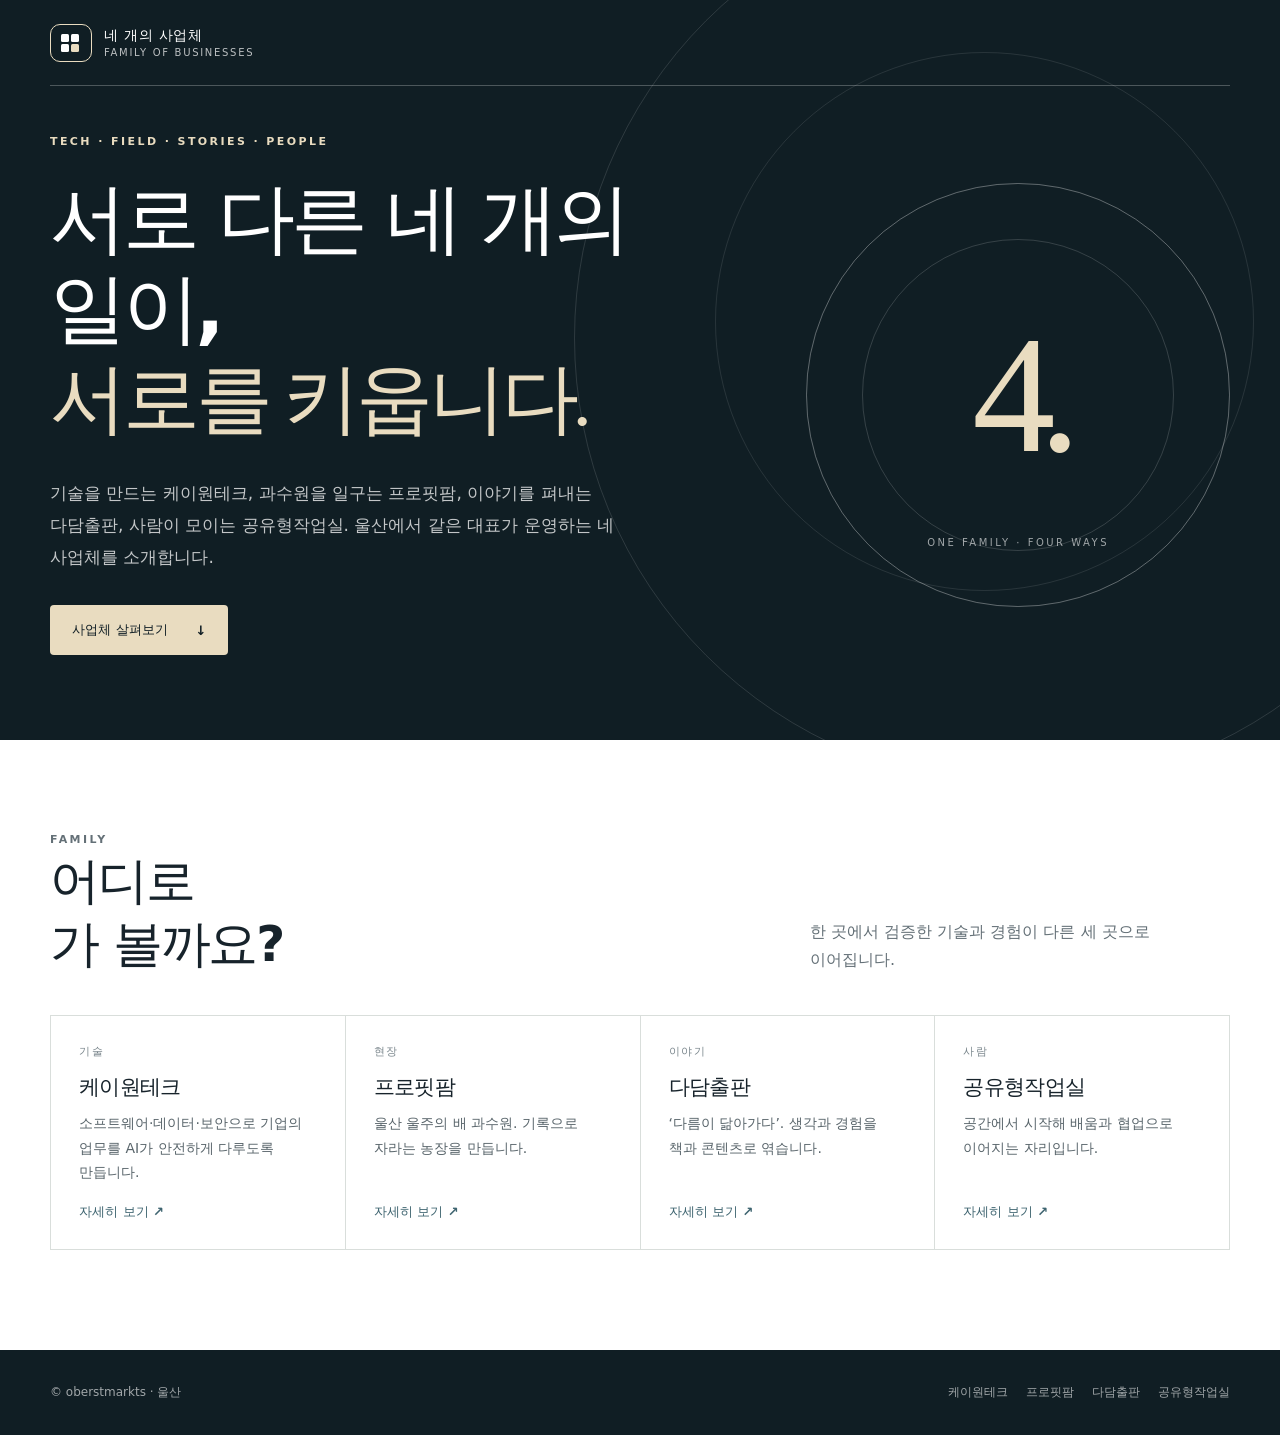
<file: index.html>
<!doctype html>
<html lang="ko">
<head>
  <meta charset="utf-8"><meta name="viewport" content="width=device-width,initial-scale=1">
  <meta name="theme-color" content="#101e24"><meta name="description" content="케이원테크·프로핏팜·다담출판·공유형작업실, 울산에서 서로를 키우는 네 개의 사업체를 소개합니다.">
  <meta property="og:type" content="website"><meta property="og:title" content="네 개의 사업체 | oberstmarkts"><meta property="og:description" content="기술, 현장, 이야기, 사람. 서로를 키우는 네 개의 사업체.">
  <title>네 개의 사업체 | oberstmarkts</title><link rel="icon" href="/assets/favicon-hub.svg" type="image/svg+xml"><link rel="stylesheet" href="/assets/brands.css"><link rel="stylesheet" href="/assets/sections.css">
</head>
<body class="hub">
  <a class="skip" href="#main">본문으로 바로가기</a>
  <header class="site-header"><div class="shell nav-wrap"><a class="brand" href="#top" aria-label="처음으로"><span class="brand-symbol" aria-hidden="true"><svg width="18" height="18" viewBox="0 0 18 18" aria-hidden="true"><g fill="currentColor"><rect width="8" height="8" rx="1.5"/><rect x="10" width="8" height="8" rx="1.5"/><rect y="10" width="8" height="8" rx="1.5"/></g><rect x="10" y="10" width="8" height="8" rx="1.5" fill="var(--accent)"/></svg></span><span>네 개의 사업체<small>FAMILY OF BUSINESSES</small></span></a></div></header>
  <main id="main">
    <section class="hero" id="top"><div class="shell hero-inner"><div><p class="eyebrow">TECH · FIELD · STORIES · PEOPLE</p><h1>서로 다른 네 개의 일이,<br><em>서로를 키웁니다.</em></h1><p class="hero-lead">기술을 만드는 케이원테크, 과수원을 일구는 프로핏팜, 이야기를 펴내는 다담출판, 사람이 모이는 공유형작업실. 울산에서 같은 대표가 운영하는 네 사업체를 소개합니다.</p><div class="hero-actions"><a class="button" href="#family">사업체 살펴보기 <span aria-hidden="true">↓</span></a></div></div><div class="hero-art" aria-hidden="true"><strong>4.</strong><span>ONE FAMILY · FOUR WAYS</span></div></div></section>
    <section class="family" id="family"><div class="shell"><div class="family-head"><div><p class="family-label">FAMILY</p><h2>어디로<br>가 볼까요?</h2></div><p>한 곳에서 검증한 기술과 경험이 다른 세 곳으로 이어집니다.</p></div><div class="family-grid">
      <a class="family-card" href="/k-won-technologies/"><small>기술</small><strong>케이원테크</strong><span>소프트웨어·데이터·보안으로 기업의 업무를 AI가 안전하게 다루도록 만듭니다.</span><em>자세히 보기 ↗</em></a>
      <a class="family-card" href="/pro-fit-farm/"><small>현장</small><strong>프로핏팜</strong><span>울산 울주의 배 과수원. 기록으로 자라는 농장을 만듭니다.</span><em>자세히 보기 ↗</em></a>
      <a class="family-card" href="/dadam-publishing/"><small>이야기</small><strong>다담출판</strong><span>‘다름이 닮아가다’. 생각과 경험을 책과 콘텐츠로 엮습니다.</span><em>자세히 보기 ↗</em></a>
      <a class="family-card" href="/shared-studio/"><small>사람</small><strong>공유형작업실</strong><span>공간에서 시작해 배움과 협업으로 이어지는 자리입니다.</span><em>자세히 보기 ↗</em></a>
    </div></div></section>
  </main>
  <footer class="site-footer"><div class="shell footer-layout"><span>© oberstmarkts · 울산</span><nav class="footer-links" aria-label="사업체 페이지"><a href="/k-won-technologies/">케이원테크</a><a href="/pro-fit-farm/">프로핏팜</a><a href="/dadam-publishing/">다담출판</a><a href="/shared-studio/">공유형작업실</a></nav></div></footer>
</body></html>
</file>
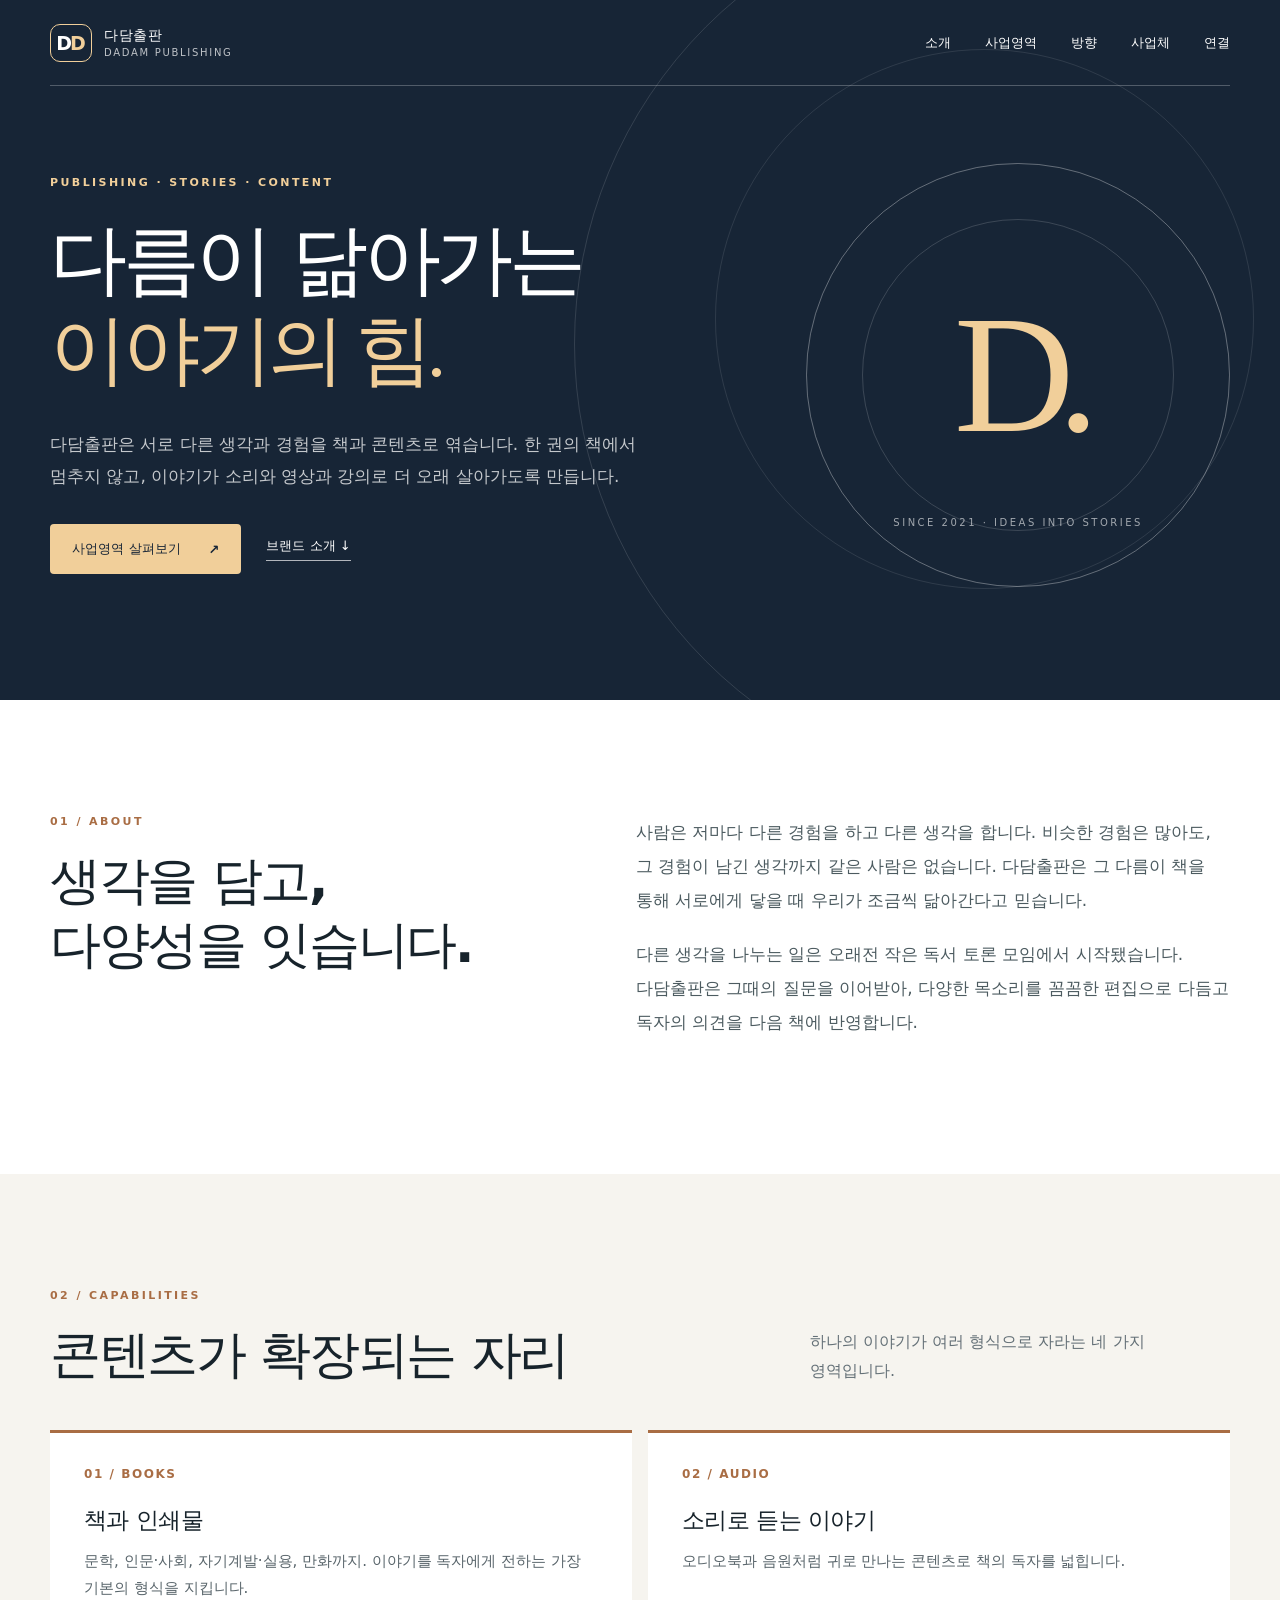
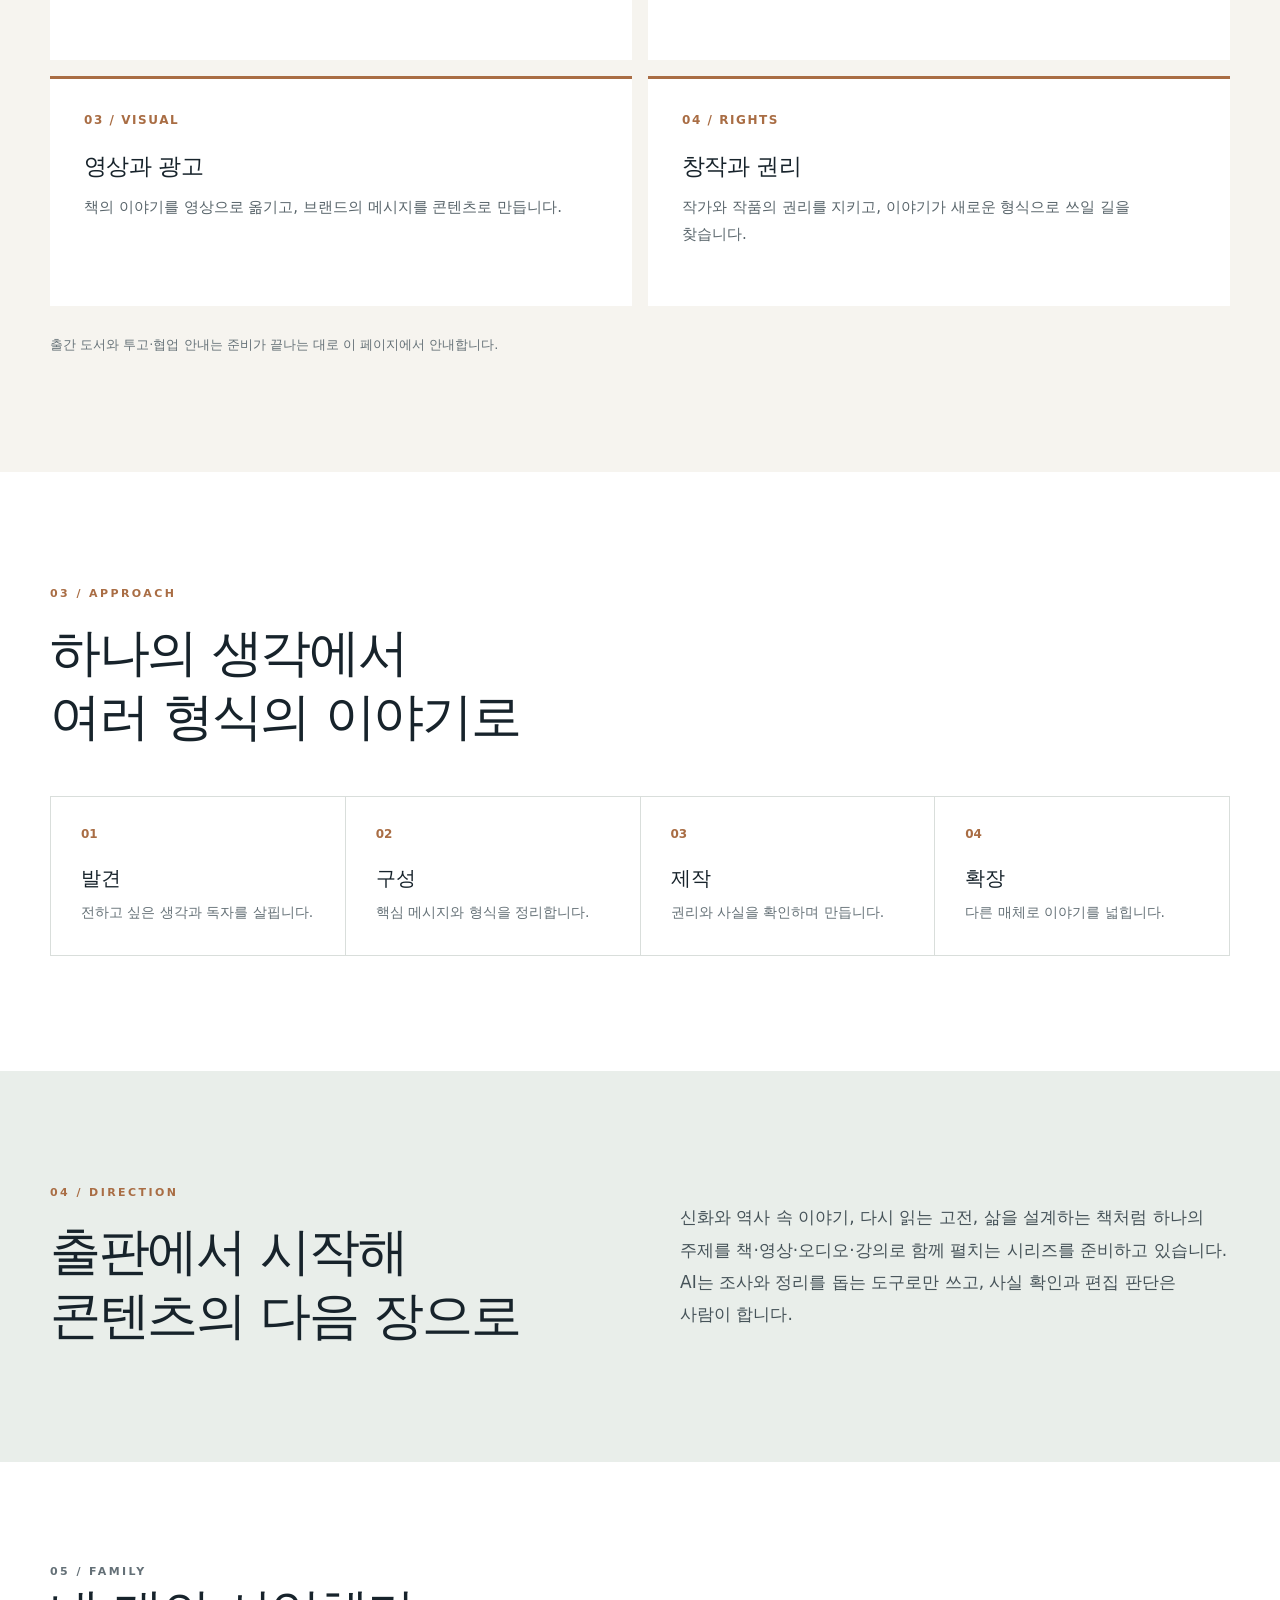
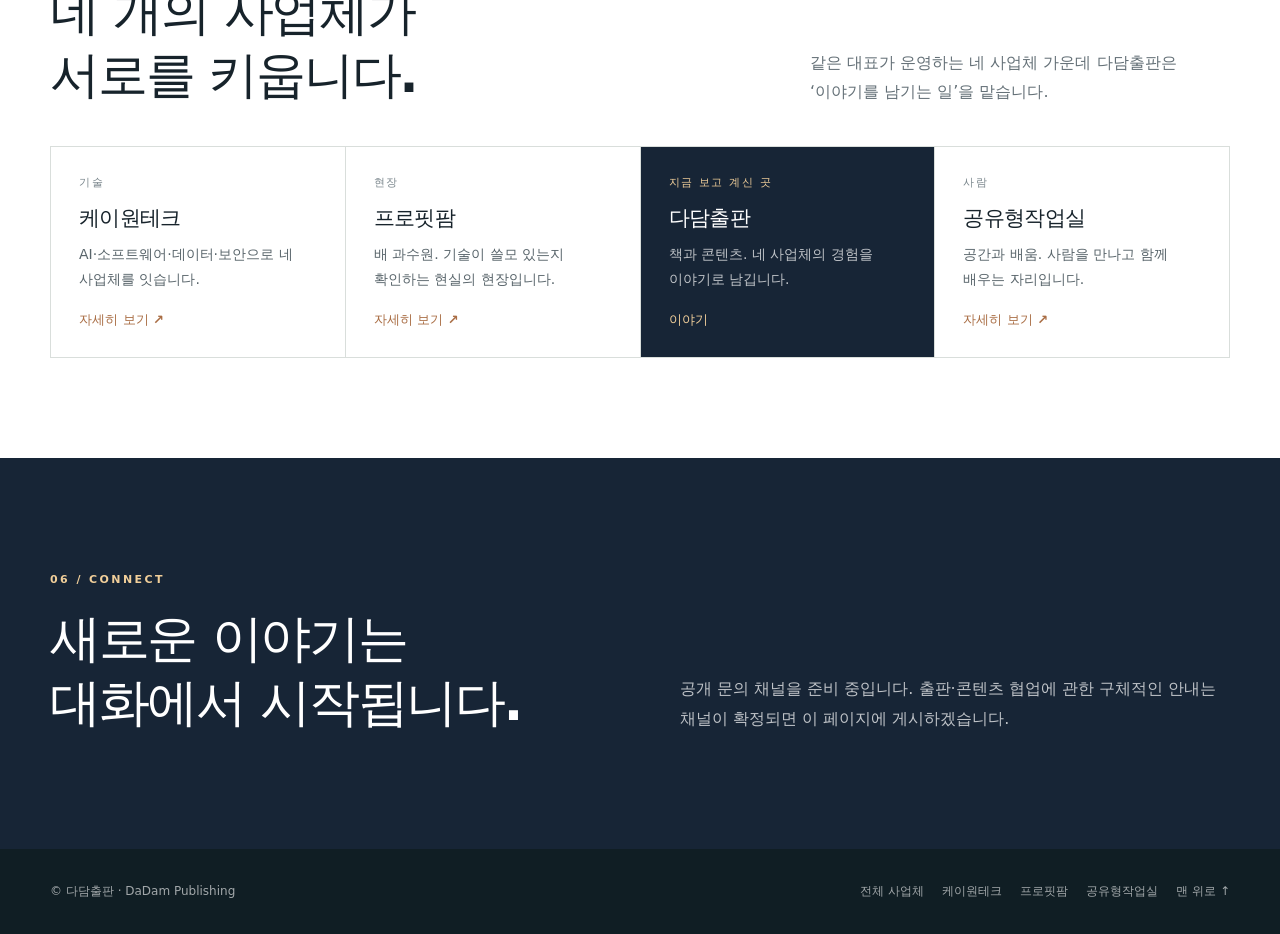
<file: dadam-publishing/index.html>
<!doctype html>
<html lang="ko">
<head>
  <meta charset="utf-8"><meta name="viewport" content="width=device-width,initial-scale=1">
  <meta name="theme-color" content="#172536"><meta name="description" content="다담출판은 ‘다름이 닮아가다’를 모토로 서로 다른 생각과 경험을 책과 콘텐츠로 엮는 출판 브랜드입니다.">
  <meta property="og:type" content="website"><meta property="og:title" content="다담출판 | DaDam Publishing"><meta property="og:description" content="다름이 닮아가다. 생각과 이야기를 콘텐츠로 연결합니다.">
  <title>다담출판 | DaDam Publishing</title><link rel="icon" href="/assets/favicon-dadam.svg" type="image/svg+xml"><link rel="stylesheet" href="/assets/brands.css"><link rel="stylesheet" href="/assets/sections.css"><script src="/assets/brands.js" defer></script>
</head>
<body class="dadam">
  <a class="skip" href="#main">본문으로 바로가기</a>
  <header class="site-header"><div class="shell nav-wrap"><a class="brand" href="#top" aria-label="다담출판 처음으로"><span class="brand-symbol" aria-hidden="true">D<span>D</span></span><span>다담출판<small>DADAM PUBLISHING</small></span></a><button class="menu-toggle" type="button" aria-controls="nav" aria-expanded="false" aria-label="메뉴 열기"><span></span><span></span><span></span></button><nav class="nav" id="nav" aria-label="주 메뉴"><a href="#about">소개</a><a href="#work">사업영역</a><a href="#direction">방향</a><a href="#family">사업체</a><a href="#contact">연결</a></nav></div></header>
  <main id="main">
    <section class="hero" id="top"><div class="shell hero-inner"><div><p class="eyebrow">PUBLISHING · STORIES · CONTENT</p><h1>다름이 닮아가는<br><em>이야기의 힘.</em></h1><p class="hero-lead">다담출판은 서로 다른 생각과 경험을 책과 콘텐츠로 엮습니다. 한 권의 책에서 멈추지 않고, 이야기가 소리와 영상과 강의로 더 오래 살아가도록 만듭니다.</p><div class="hero-actions"><a class="button" href="#work">사업영역 살펴보기 <span aria-hidden="true">↗</span></a><a class="quiet-link" href="#about">브랜드 소개 ↓</a></div></div><div class="hero-art" aria-hidden="true"><strong>D.</strong><span>SINCE 2021 · IDEAS INTO STORIES</span></div></div></section>
    <section class="section about" id="about"><div class="shell about-layout"><div><p class="section-label">01 / ABOUT</p><h2>생각을 담고,<br>다양성을 잇습니다.</h2></div><div class="about-copy"><p>사람은 저마다 다른 경험을 하고 다른 생각을 합니다. 비슷한 경험은 많아도, 그 경험이 남긴 생각까지 같은 사람은 없습니다. 다담출판은 그 <strong>다름</strong>이 책을 통해 서로에게 닿을 때 우리가 조금씩 <strong>닮아간다</strong>고 믿습니다.</p><p>다른 생각을 나누는 일은 오래전 작은 독서 토론 모임에서 시작됐습니다. 다담출판은 그때의 질문을 이어받아, 다양한 목소리를 꼼꼼한 편집으로 다듬고 독자의 의견을 다음 책에 반영합니다.</p></div></div></section>
    <section class="section capabilities" id="work"><div class="shell"><div class="section-head"><div><p class="section-label">02 / CAPABILITIES</p><h2>콘텐츠가 확장되는 자리</h2></div><p>하나의 이야기가 여러 형식으로 자라는 네 가지 영역입니다.</p></div><div class="card-grid"><article class="card"><span>01 / BOOKS</span><h3>책과 인쇄물</h3><p>문학, 인문·사회, 자기계발·실용, 만화까지. 이야기를 독자에게 전하는 가장 기본의 형식을 지킵니다.</p></article><article class="card"><span>02 / AUDIO</span><h3>소리로 듣는 이야기</h3><p>오디오북과 음원처럼 귀로 만나는 콘텐츠로 책의 독자를 넓힙니다.</p></article><article class="card"><span>03 / VISUAL</span><h3>영상과 광고</h3><p>책의 이야기를 영상으로 옮기고, 브랜드의 메시지를 콘텐츠로 만듭니다.</p></article><article class="card"><span>04 / RIGHTS</span><h3>창작과 권리</h3><p>작가와 작품의 권리를 지키고, 이야기가 새로운 형식으로 쓰일 길을 찾습니다.</p></article></div><p class="note">출간 도서와 투고·협업 안내는 준비가 끝나는 대로 이 페이지에서 안내합니다.</p></div></section>
    <section class="section process"><div class="shell"><p class="section-label">03 / APPROACH</p><h2>하나의 생각에서<br>여러 형식의 이야기로</h2><div class="process-grid"><div><b>01</b><strong>발견</strong><p>전하고 싶은 생각과 독자를 살핍니다.</p></div><div><b>02</b><strong>구성</strong><p>핵심 메시지와 형식을 정리합니다.</p></div><div><b>03</b><strong>제작</strong><p>권리와 사실을 확인하며 만듭니다.</p></div><div><b>04</b><strong>확장</strong><p>다른 매체로 이야기를 넓힙니다.</p></div></div></div></section>
    <section class="section future" id="direction"><div class="shell future-layout"><div><p class="section-label">04 / DIRECTION</p><h2>출판에서 시작해<br>콘텐츠의 다음 장으로</h2></div><p>신화와 역사 속 이야기, 다시 읽는 고전, 삶을 설계하는 책처럼 하나의 주제를 책·영상·오디오·강의로 함께 펼치는 시리즈를 준비하고 있습니다. AI는 조사와 정리를 돕는 도구로만 쓰고, 사실 확인과 편집 판단은 사람이 합니다.</p></div></section>
    <section class="family" id="family"><div class="shell"><div class="family-head"><div><p class="family-label">05 / FAMILY</p><h2>네 개의 사업체가<br>서로를 키웁니다.</h2></div><p>같은 대표가 운영하는 네 사업체 가운데 다담출판은 ‘이야기를 남기는 일’을 맡습니다.</p></div><div class="family-grid"><a class="family-card" href="/k-won-technologies/"><small>기술</small><strong>케이원테크</strong><span>AI·소프트웨어·데이터·보안으로 네 사업체를 잇습니다.</span><em>자세히 보기 ↗</em></a><a class="family-card" href="/pro-fit-farm/"><small>현장</small><strong>프로핏팜</strong><span>배 과수원. 기술이 쓸모 있는지 확인하는 현실의 현장입니다.</span><em>자세히 보기 ↗</em></a><div class="family-card here"><small>지금 보고 계신 곳</small><strong>다담출판</strong><span>책과 콘텐츠. 네 사업체의 경험을 이야기로 남깁니다.</span><em>이야기</em></div><a class="family-card" href="/shared-studio/"><small>사람</small><strong>공유형작업실</strong><span>공간과 배움. 사람을 만나고 함께 배우는 자리입니다.</span><em>자세히 보기 ↗</em></a></div></div></section>
    <section class="section contact" id="contact"><div class="shell contact-layout"><div><p class="section-label">06 / CONNECT</p><h2>새로운 이야기는<br>대화에서 시작됩니다.</h2></div><p>공개 문의 채널을 준비 중입니다. 출판·콘텐츠 협업에 관한 구체적인 안내는 채널이 확정되면 이 페이지에 게시하겠습니다.</p></div></section>
  </main>
  <footer class="site-footer"><div class="shell footer-layout"><span>© 다담출판 · DaDam Publishing</span><nav class="footer-links" aria-label="사업체 페이지"><a href="/">전체 사업체</a><a href="/k-won-technologies/">케이원테크</a><a href="/pro-fit-farm/">프로핏팜</a><a href="/shared-studio/">공유형작업실</a><a href="#top">맨 위로 ↑</a></nav></div></footer>
</body></html>
</file>
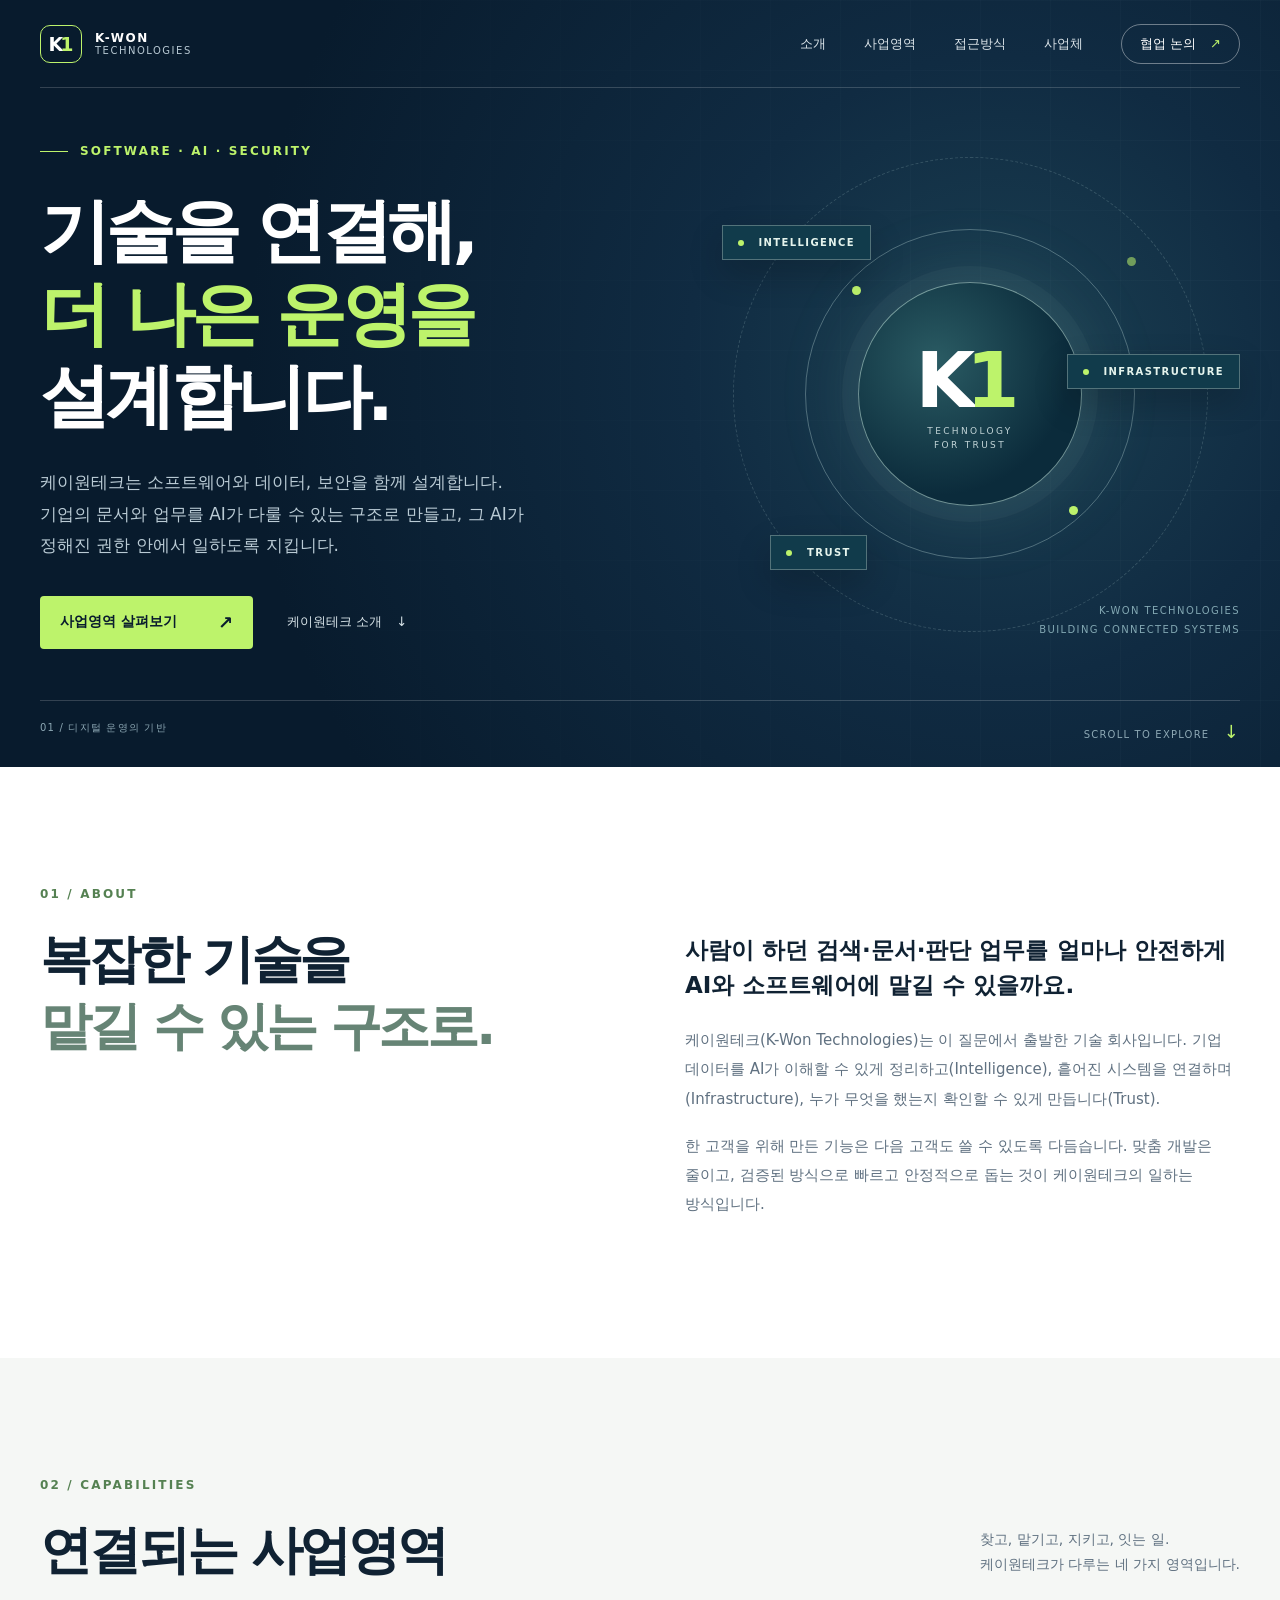
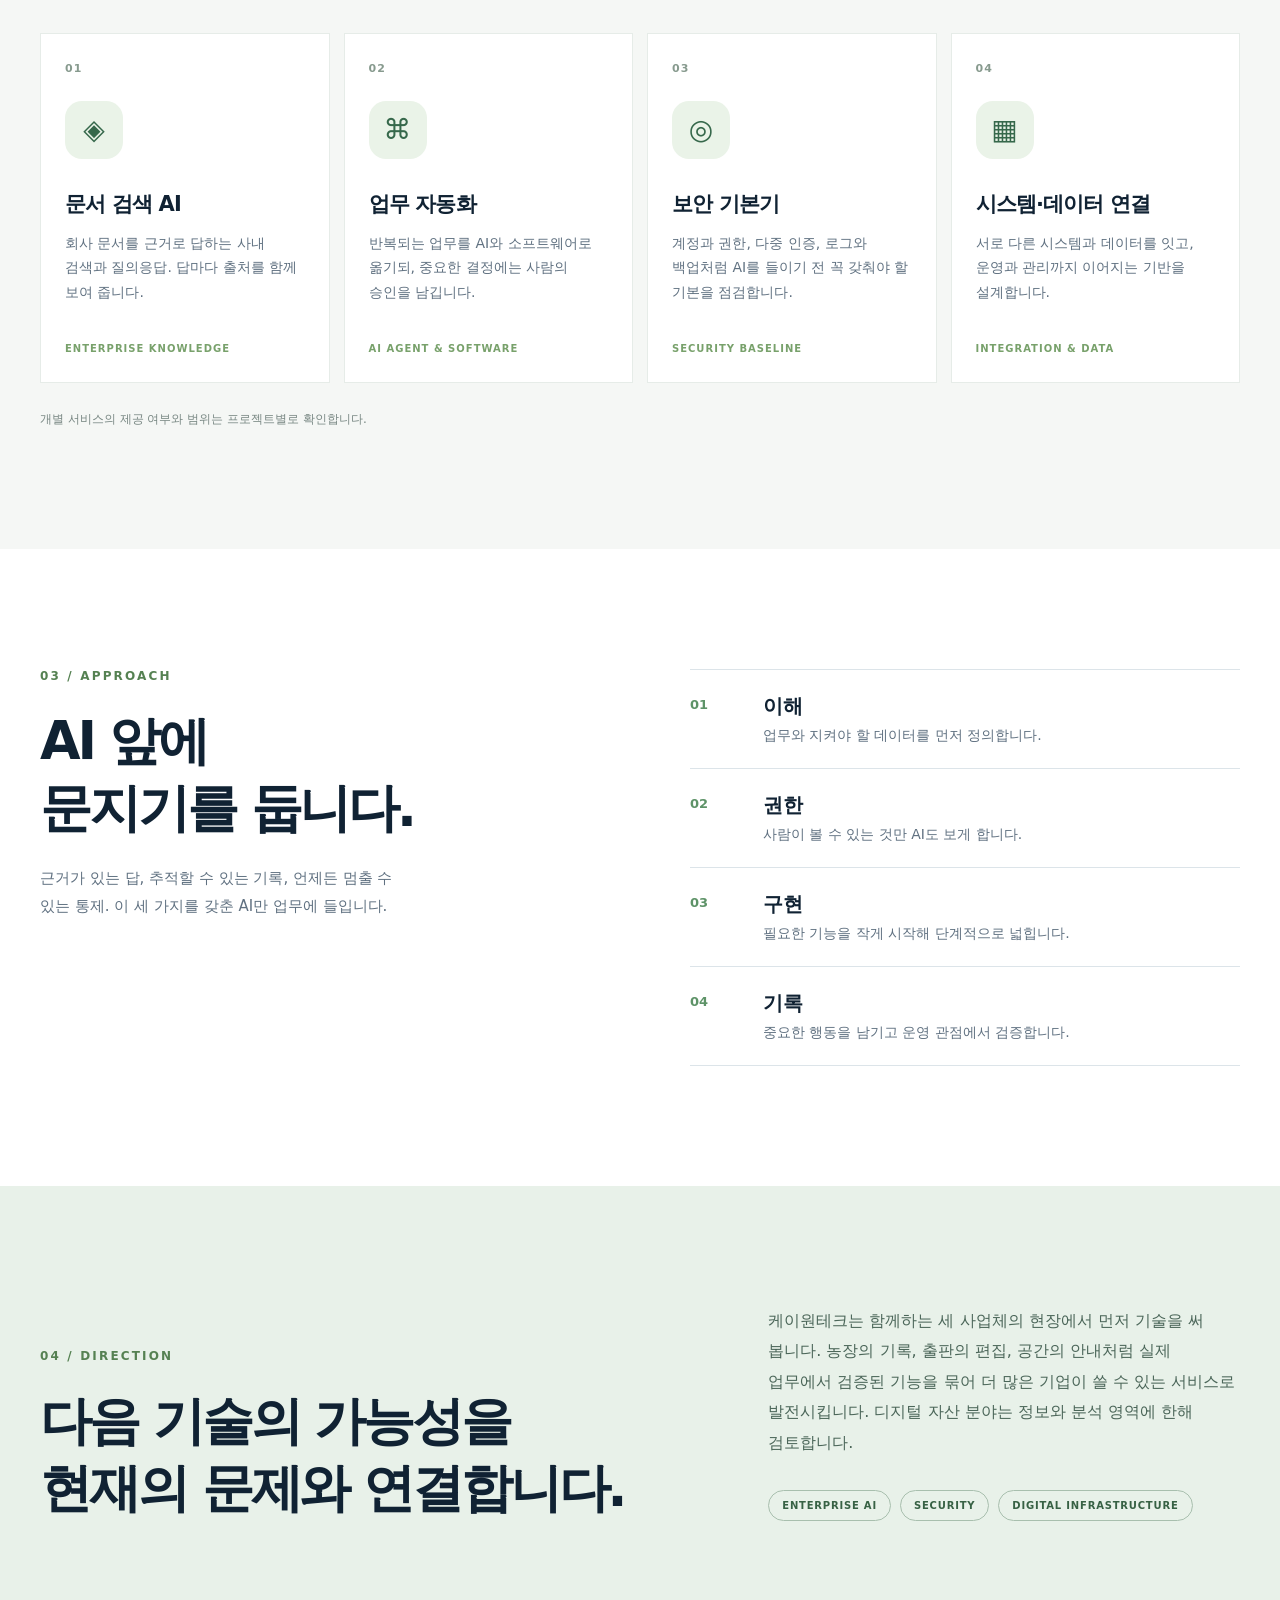
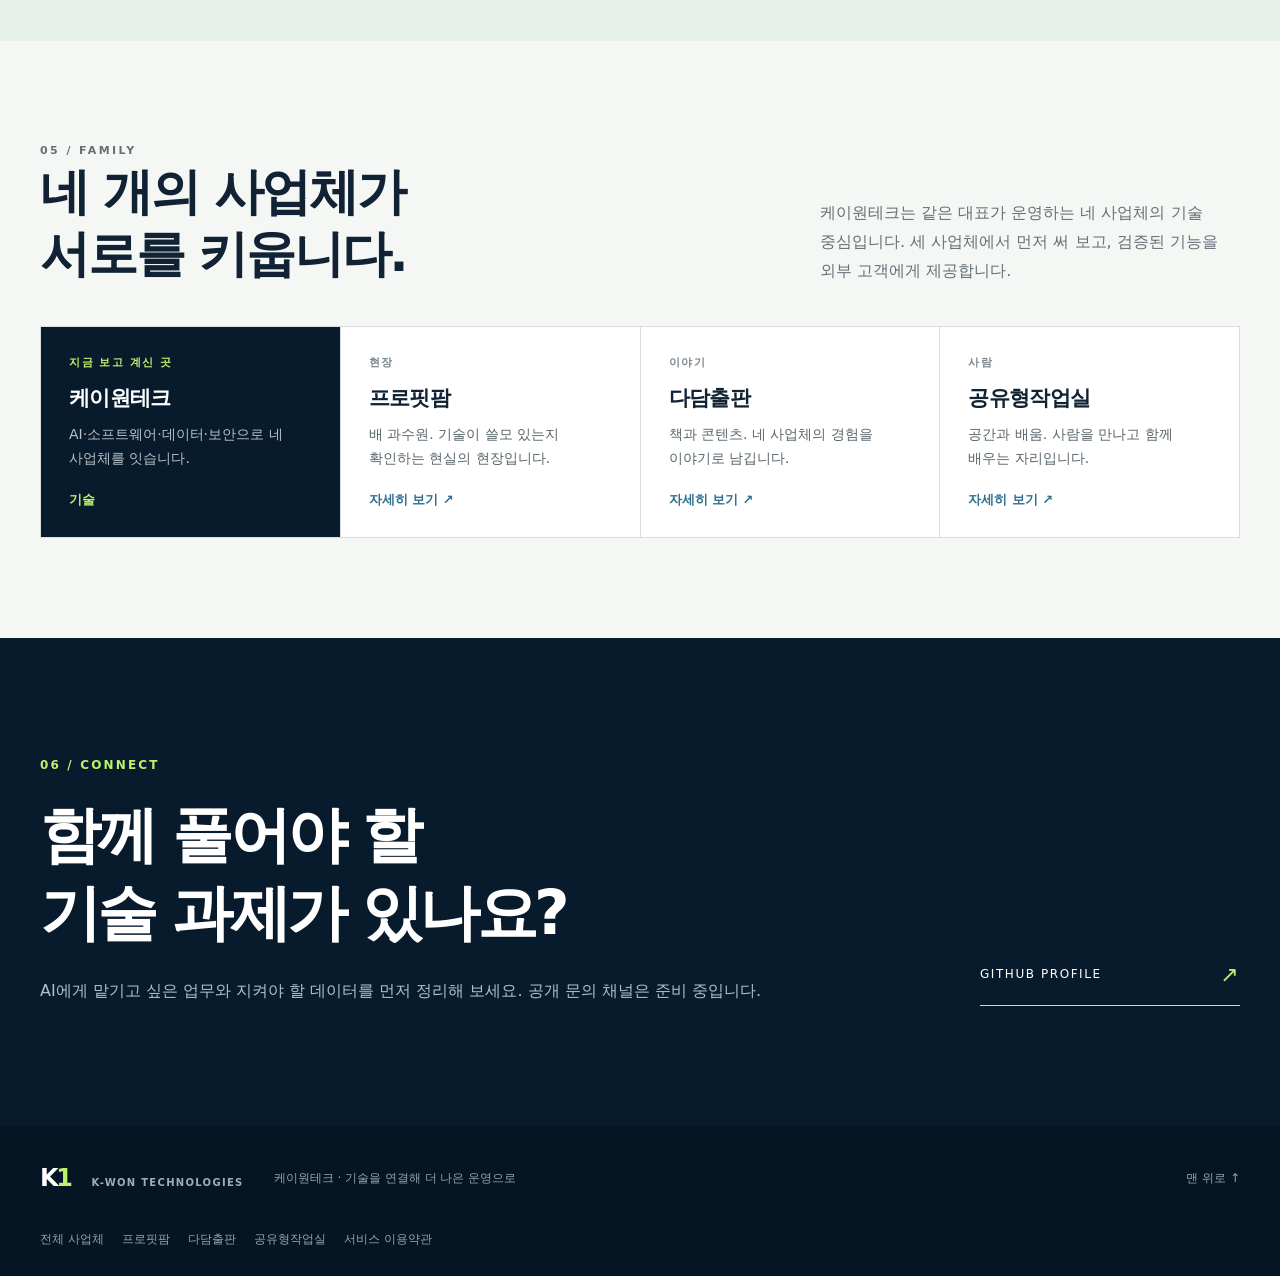
<file: k-won-technologies/index.html>
<!doctype html>
<html lang="ko">
  <head>
    <meta charset="utf-8" />
    <meta name="viewport" content="width=device-width, initial-scale=1" />
    <meta name="theme-color" content="#081b2d" />
    <meta name="google-site-verification" content="y5Ttlutj8I2-sy3Kwqvqg342xIojJaWFWkmjKQStubw" />
    <meta name="description" content="케이원테크는 소프트웨어, 데이터, 보안을 함께 설계해 기업의 업무를 AI가 안전하게 다룰 수 있도록 만드는 기술 회사입니다." />
    <meta property="og:type" content="website" />
    <meta property="og:title" content="케이원테크 | K-Won Technologies" />
    <meta property="og:description" content="기술을 연결해, 더 신뢰할 수 있는 운영으로." />
    <title>케이원테크 | K-Won Technologies</title>
    <link rel="icon" href="/assets/favicon.svg" type="image/svg+xml" />
    <link rel="stylesheet" href="/assets/styles.css?v=3" />
    <link rel="stylesheet" href="/assets/sections.css" />
    <script src="/assets/main.js" defer></script>
  </head>
  <body class="k1">
    <a class="skip-link" href="#main">본문으로 바로가기</a>
    <header class="site-header" id="top">
      <div class="shell nav-wrap">
        <a class="brand" href="#top" aria-label="케이원테크 처음으로">
          <span class="brand-mark" aria-hidden="true">K<span>1</span></span>
          <span class="brand-name">K-WON <strong>TECHNOLOGIES</strong></span>
        </a>
        <button class="menu-toggle" type="button" aria-expanded="false" aria-controls="site-nav" aria-label="메뉴 열기">
          <span></span><span></span><span></span>
        </button>
        <nav class="site-nav" id="site-nav" aria-label="주 메뉴">
          <a href="#about">소개</a>
          <a href="#capabilities">사업영역</a>
          <a href="#approach">접근방식</a>
          <a href="#family">사업체</a>
          <a class="nav-contact" href="#contact">협업 논의 <span aria-hidden="true">↗</span></a>
        </nav>
      </div>
    </header>

    <main id="main">
      <section class="hero" aria-labelledby="hero-title">
        <div class="hero-grid" aria-hidden="true"></div>
        <div class="shell hero-layout">
          <div class="hero-copy">
            <p class="eyebrow"><span class="eyebrow-line"></span> SOFTWARE · AI · SECURITY</p>
            <h1 id="hero-title">기술을 연결해,<br /><em>더 나은 운영을</em><br />설계합니다.</h1>
            <p class="hero-lead">케이원테크는 소프트웨어와 데이터, 보안을 함께 설계합니다. 기업의 문서와 업무를 AI가 다룰 수 있는 구조로 만들고, 그 AI가 정해진 권한 안에서 일하도록 지킵니다.</p>
            <div class="hero-actions">
              <a class="button button-primary" href="#capabilities">사업영역 살펴보기 <span aria-hidden="true">↗</span></a>
              <a class="text-link" href="#about">케이원테크 소개 <span aria-hidden="true">↓</span></a>
            </div>
          </div>
          <div class="hero-visual" aria-label="지능, 인프라, 신뢰를 연결하는 추상 도식" role="img">
            <div class="visual-orbit orbit-one"></div><div class="visual-orbit orbit-two"></div>
            <div class="visual-core"><span>K<span class="accent">1</span></span><small>TECHNOLOGY<br />FOR TRUST</small></div>
            <div class="visual-tag tag-a"><span class="tag-dot"></span> INTELLIGENCE</div>
            <div class="visual-tag tag-b"><span class="tag-dot"></span> INFRASTRUCTURE</div>
            <div class="visual-tag tag-c"><span class="tag-dot"></span> TRUST</div>
            <div class="visual-coordinate">K-WON TECHNOLOGIES<br />BUILDING CONNECTED SYSTEMS</div>
          </div>
        </div>
        <div class="shell hero-bottom"><span>01 / 디지털 운영의 기반</span><span>SCROLL TO EXPLORE <span aria-hidden="true">↓</span></span></div>
      </section>

      <section class="intro section-pad" id="about" aria-labelledby="about-title">
        <div class="shell intro-layout">
          <div><p class="section-kicker">01 / ABOUT</p><h2 id="about-title">복잡한 기술을<br /><span>맡길 수 있는 구조로.</span></h2></div>
          <div class="intro-body"><p class="intro-large">사람이 하던 검색·문서·판단 업무를 얼마나 안전하게 AI와 소프트웨어에 맡길 수 있을까요.</p><p>케이원테크(K-Won Technologies)는 이 질문에서 출발한 기술 회사입니다. 기업 데이터를 AI가 이해할 수 있게 정리하고(Intelligence), 흩어진 시스템을 연결하며(Infrastructure), 누가 무엇을 했는지 확인할 수 있게 만듭니다(Trust).</p><p>한 고객을 위해 만든 기능은 다음 고객도 쓸 수 있도록 다듬습니다. 맞춤 개발은 줄이고, 검증된 방식으로 빠르고 안정적으로 돕는 것이 케이원테크의 일하는 방식입니다.</p></div>
        </div>
      </section>

      <section class="capabilities section-pad" id="capabilities" aria-labelledby="capabilities-title">
        <div class="shell">
          <div class="section-heading"><div><p class="section-kicker">02 / CAPABILITIES</p><h2 id="capabilities-title">연결되는 사업영역</h2></div><p>찾고, 맡기고, 지키고, 잇는 일.<br />케이원테크가 다루는 네 가지 영역입니다.</p></div>
          <div class="capability-grid">
            <article class="capability-card"><span class="card-number">01</span><div class="card-icon" aria-hidden="true">◈</div><h3>문서 검색 AI</h3><p>회사 문서를 근거로 답하는 사내 검색과 질의응답. 답마다 출처를 함께 보여 줍니다.</p><span class="card-meta">ENTERPRISE KNOWLEDGE</span></article>
            <article class="capability-card"><span class="card-number">02</span><div class="card-icon" aria-hidden="true">⌘</div><h3>업무 자동화</h3><p>반복되는 업무를 AI와 소프트웨어로 옮기되, 중요한 결정에는 사람의 승인을 남깁니다.</p><span class="card-meta">AI AGENT & SOFTWARE</span></article>
            <article class="capability-card"><span class="card-number">03</span><div class="card-icon" aria-hidden="true">◎</div><h3>보안 기본기</h3><p>계정과 권한, 다중 인증, 로그와 백업처럼 AI를 들이기 전 꼭 갖춰야 할 기본을 점검합니다.</p><span class="card-meta">SECURITY BASELINE</span></article>
            <article class="capability-card"><span class="card-number">04</span><div class="card-icon" aria-hidden="true">▦</div><h3>시스템·데이터 연결</h3><p>서로 다른 시스템과 데이터를 잇고, 운영과 관리까지 이어지는 기반을 설계합니다.</p><span class="card-meta">INTEGRATION & DATA</span></article>
          </div>
          <p class="capability-note">개별 서비스의 제공 여부와 범위는 프로젝트별로 확인합니다.</p>
        </div>
      </section>

      <section class="approach section-pad" id="approach" aria-labelledby="approach-title">
        <div class="shell approach-layout">
          <div class="approach-title"><p class="section-kicker">03 / APPROACH</p><h2 id="approach-title">AI 앞에<br />문지기를 둡니다.</h2><p>근거가 있는 답, 추적할 수 있는 기록, 언제든 멈출 수 있는 통제. 이 세 가지를 갖춘 AI만 업무에 들입니다.</p></div>
          <ol class="steps"><li><span>01</span><div><h3>이해</h3><p>업무와 지켜야 할 데이터를 먼저 정의합니다.</p></div></li><li><span>02</span><div><h3>권한</h3><p>사람이 볼 수 있는 것만 AI도 보게 합니다.</p></div></li><li><span>03</span><div><h3>구현</h3><p>필요한 기능을 작게 시작해 단계적으로 넓힙니다.</p></div></li><li><span>04</span><div><h3>기록</h3><p>중요한 행동을 남기고 운영 관점에서 검증합니다.</p></div></li></ol>
        </div>
      </section>

      <section class="direction section-pad" aria-labelledby="direction-title"><div class="shell direction-layout"><div><p class="section-kicker">04 / DIRECTION</p><h2 id="direction-title">다음 기술의 가능성을<br />현재의 문제와 연결합니다.</h2></div><div><p>케이원테크는 함께하는 세 사업체의 현장에서 먼저 기술을 써 봅니다. 농장의 기록, 출판의 편집, 공간의 안내처럼 실제 업무에서 검증된 기능을 묶어 더 많은 기업이 쓸 수 있는 서비스로 발전시킵니다. 디지털 자산 분야는 정보와 분석 영역에 한해 검토합니다.</p><div class="direction-tags"><span>ENTERPRISE AI</span><span>SECURITY</span><span>DIGITAL INFRASTRUCTURE</span></div></div></div></section>

      <section class="family" id="family"><div class="shell"><div class="family-head"><div><p class="family-label">05 / FAMILY</p><h2>네 개의 사업체가<br>서로를 키웁니다.</h2></div><p>케이원테크는 같은 대표가 운영하는 네 사업체의 기술 중심입니다. 세 사업체에서 먼저 써 보고, 검증된 기능을 외부 고객에게 제공합니다.</p></div><div class="family-grid"><div class="family-card here"><small>지금 보고 계신 곳</small><strong>케이원테크</strong><span>AI·소프트웨어·데이터·보안으로 네 사업체를 잇습니다.</span><em>기술</em></div><a class="family-card" href="/pro-fit-farm/"><small>현장</small><strong>프로핏팜</strong><span>배 과수원. 기술이 쓸모 있는지 확인하는 현실의 현장입니다.</span><em>자세히 보기 ↗</em></a><a class="family-card" href="/dadam-publishing/"><small>이야기</small><strong>다담출판</strong><span>책과 콘텐츠. 네 사업체의 경험을 이야기로 남깁니다.</span><em>자세히 보기 ↗</em></a><a class="family-card" href="/shared-studio/"><small>사람</small><strong>공유형작업실</strong><span>공간과 배움. 사람을 만나고 함께 배우는 자리입니다.</span><em>자세히 보기 ↗</em></a></div></div></section>

      <section class="contact section-pad" id="contact" aria-labelledby="contact-title"><div class="shell contact-layout"><div><p class="section-kicker">06 / CONNECT</p><h2 id="contact-title">함께 풀어야 할<br />기술 과제가 있나요?</h2><p>AI에게 맡기고 싶은 업무와 지켜야 할 데이터를 먼저 정리해 보세요. 공개 문의 채널은 준비 중입니다.</p></div><a class="contact-link" href="https://github.com/oberstmarkts" target="_blank" rel="noopener noreferrer" aria-label="연결된 GitHub 프로필 새 창에서 보기"><span>GITHUB PROFILE</span><span aria-hidden="true">↗</span></a></div></section>
    </main>

    <footer class="site-footer"><div class="shell footer-layout"><div class="footer-brand">K<span>1</span> <small>K-WON TECHNOLOGIES</small></div><p>케이원테크 · 기술을 연결해 더 나은 운영으로</p><a href="#top">맨 위로 ↑</a></div><nav class="shell" aria-label="사업체 페이지" style="display:flex;flex-wrap:wrap;gap:18px;padding:0 0 28px;font-size:12px"><a href="/">전체 사업체</a><a href="/pro-fit-farm/">프로핏팜</a><a href="/dadam-publishing/">다담출판</a><a href="/shared-studio/">공유형작업실</a><a href="/k-won-technologies/terms/">서비스 이용약관</a></nav></footer>
  </body>
</html>
</file>
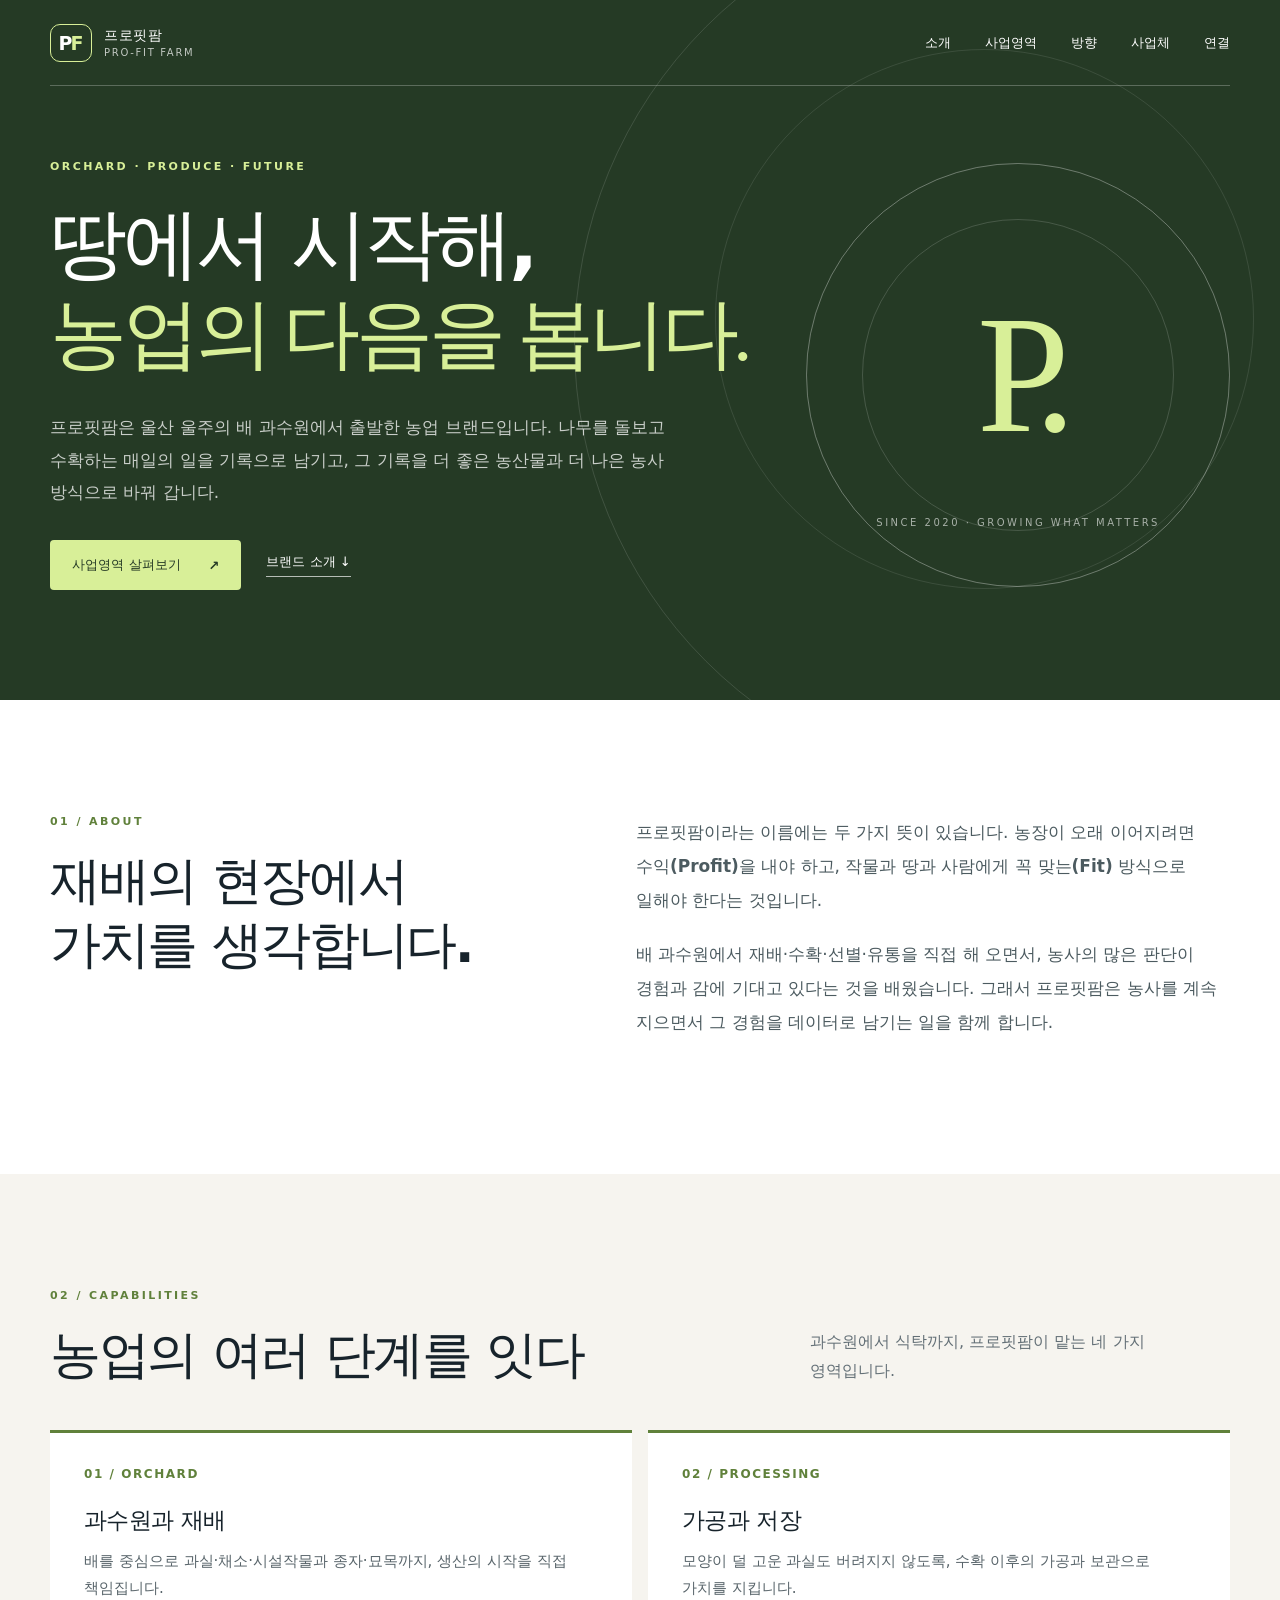
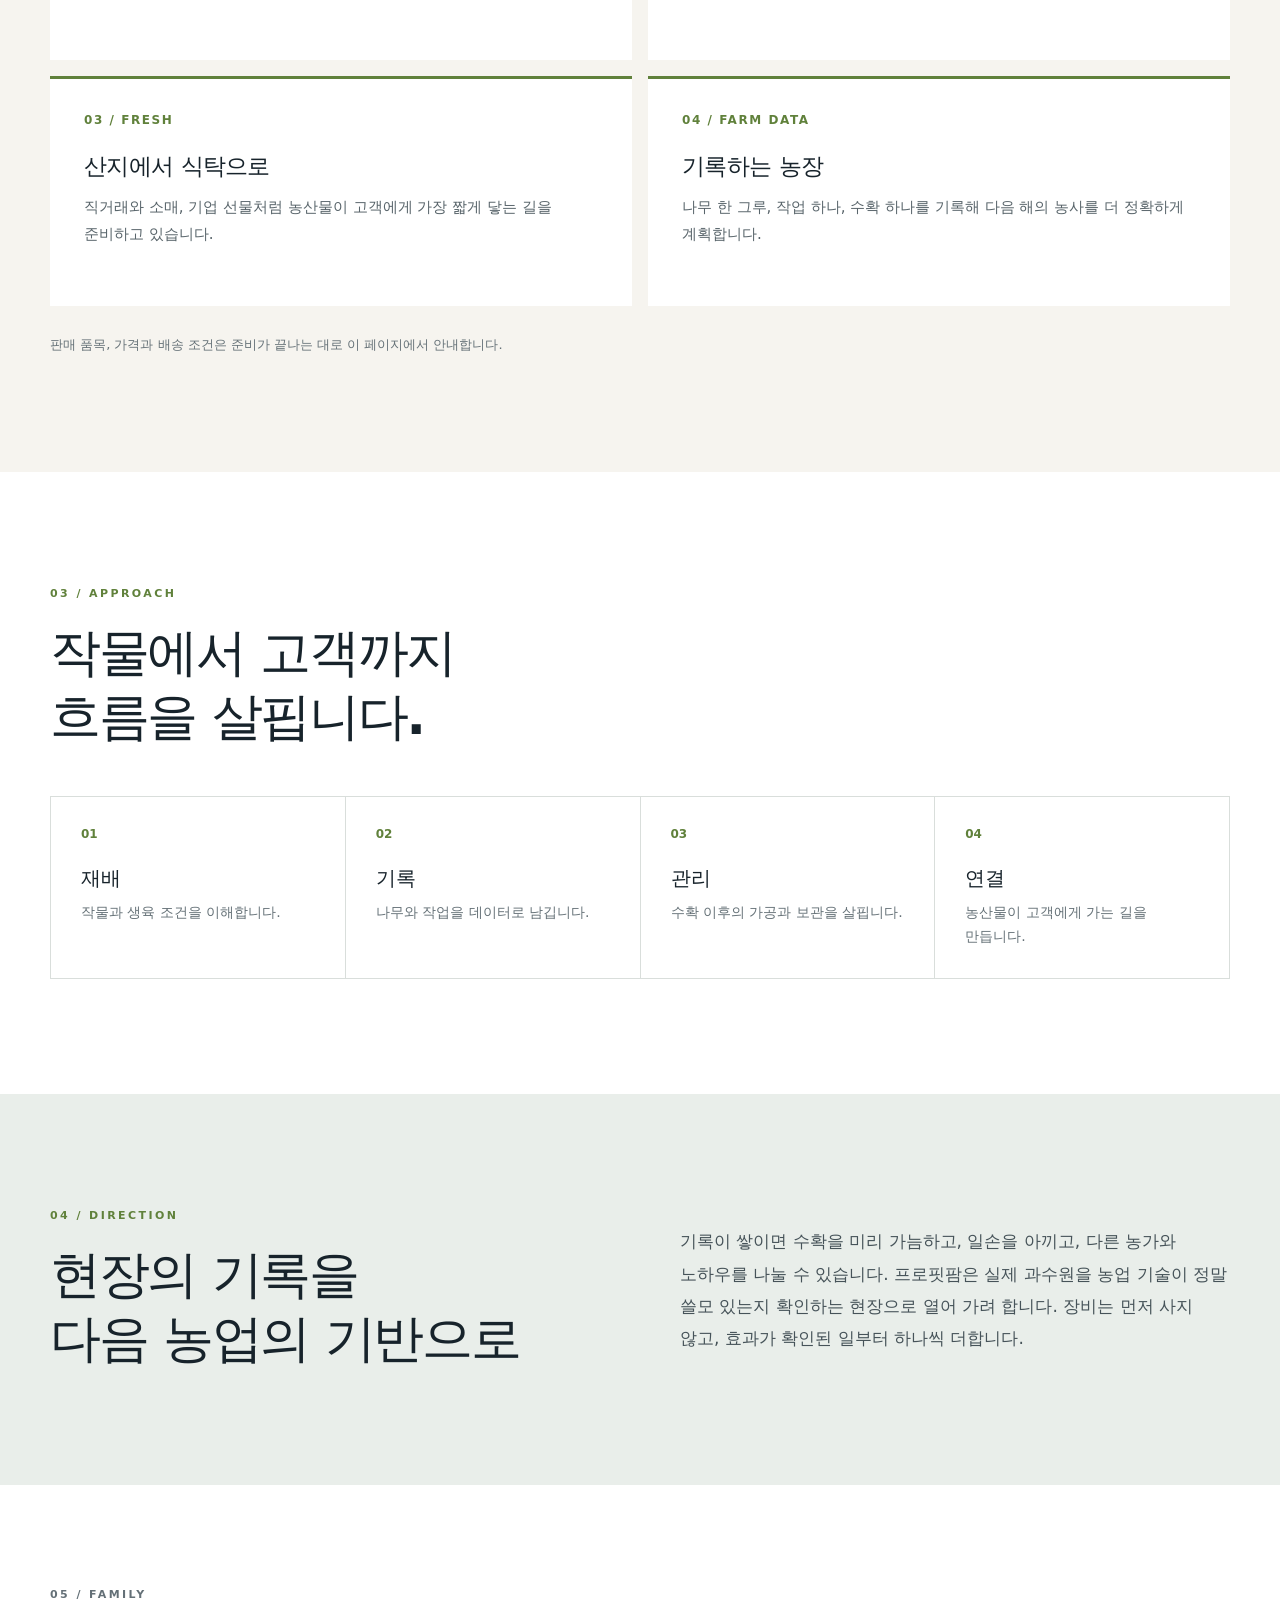
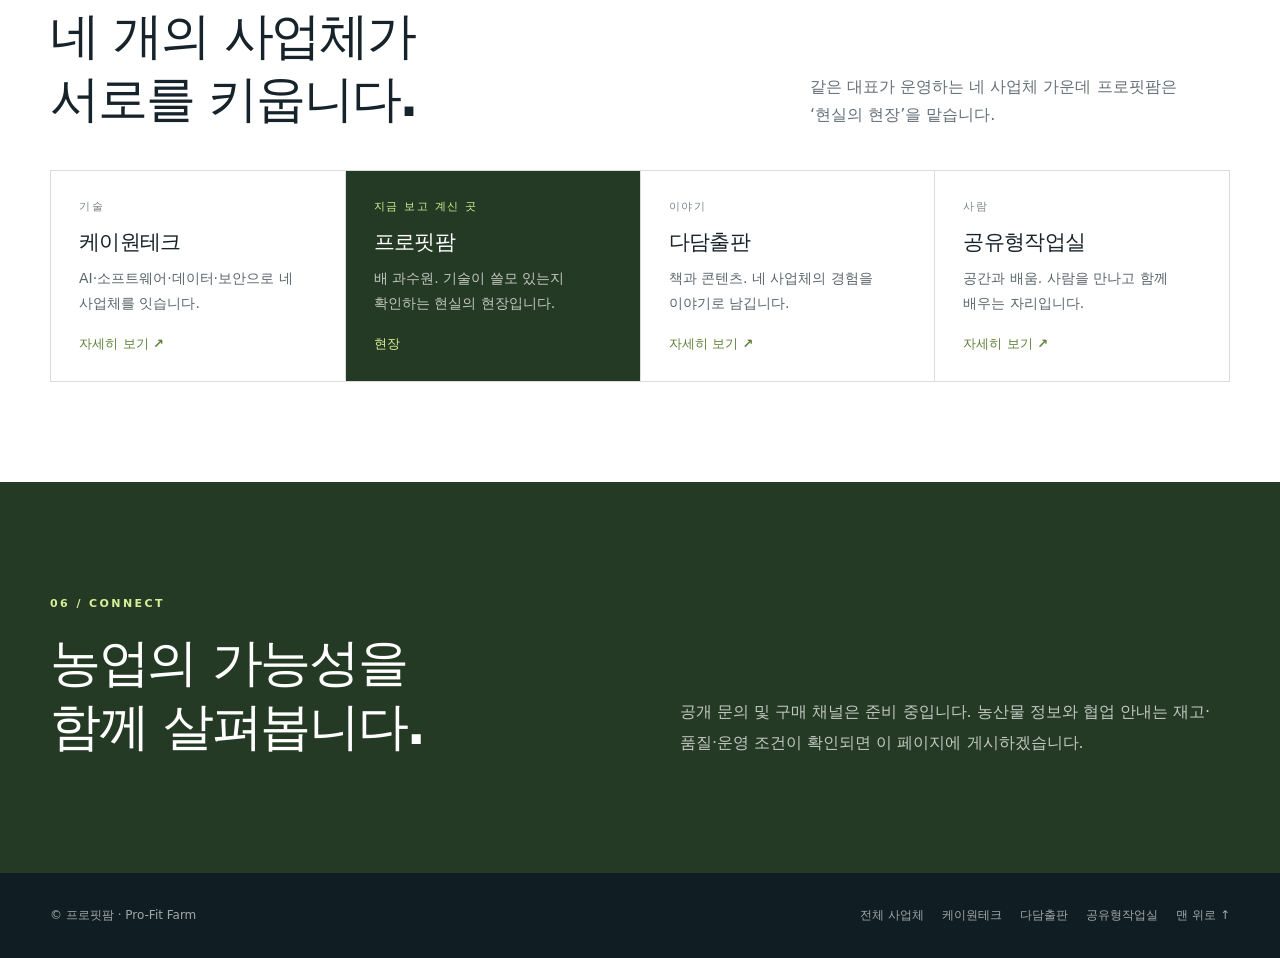
<file: pro-fit-farm/index.html>
<!doctype html>
<html lang="ko">
<head>
  <meta charset="utf-8"><meta name="viewport" content="width=device-width,initial-scale=1">
  <meta name="theme-color" content="#253a25"><meta name="description" content="프로핏팜은 울산 울주의 배 과수원에서 출발해 재배·가공·유통에 농장의 기록을 더해 가는 농업 브랜드입니다.">
  <meta property="og:type" content="website"><meta property="og:title" content="프로핏팜 | Pro-Fit Farm"><meta property="og:description" content="배 과수원에서 시작해, 기록으로 자라는 농장.">
  <title>프로핏팜 | Pro-Fit Farm</title><link rel="icon" href="/assets/favicon-farm.svg" type="image/svg+xml"><link rel="stylesheet" href="/assets/brands.css"><link rel="stylesheet" href="/assets/sections.css"><script src="/assets/brands.js" defer></script>
</head>
<body class="farm">
  <a class="skip" href="#main">본문으로 바로가기</a>
  <header class="site-header"><div class="shell nav-wrap"><a class="brand" href="#top" aria-label="프로핏팜 처음으로"><span class="brand-symbol" aria-hidden="true">P<span>F</span></span><span>프로핏팜<small>PRO-FIT FARM</small></span></a><button class="menu-toggle" type="button" aria-controls="nav" aria-expanded="false" aria-label="메뉴 열기"><span></span><span></span><span></span></button><nav class="nav" id="nav" aria-label="주 메뉴"><a href="#about">소개</a><a href="#work">사업영역</a><a href="#direction">방향</a><a href="#family">사업체</a><a href="#contact">연결</a></nav></div></header>
  <main id="main">
    <section class="hero" id="top"><div class="shell hero-inner"><div><p class="eyebrow">ORCHARD · PRODUCE · FUTURE</p><h1>땅에서 시작해,<br><em>농업의 다음을 봅니다.</em></h1><p class="hero-lead">프로핏팜은 울산 울주의 배 과수원에서 출발한 농업 브랜드입니다. 나무를 돌보고 수확하는 매일의 일을 기록으로 남기고, 그 기록을 더 좋은 농산물과 더 나은 농사 방식으로 바꿔 갑니다.</p><div class="hero-actions"><a class="button" href="#work">사업영역 살펴보기 <span aria-hidden="true">↗</span></a><a class="quiet-link" href="#about">브랜드 소개 ↓</a></div></div><div class="hero-art" aria-hidden="true"><strong>P.</strong><span>SINCE 2020 · GROWING WHAT MATTERS</span></div></div></section>
    <section class="section about" id="about"><div class="shell about-layout"><div><p class="section-label">01 / ABOUT</p><h2>재배의 현장에서<br>가치를 생각합니다.</h2></div><div class="about-copy"><p>프로핏팜이라는 이름에는 두 가지 뜻이 있습니다. 농장이 오래 이어지려면 <strong>수익(Profit)</strong>을 내야 하고, 작물과 땅과 사람에게 <strong>꼭 맞는(Fit)</strong> 방식으로 일해야 한다는 것입니다.</p><p>배 과수원에서 재배·수확·선별·유통을 직접 해 오면서, 농사의 많은 판단이 경험과 감에 기대고 있다는 것을 배웠습니다. 그래서 프로핏팜은 농사를 계속 지으면서 그 경험을 데이터로 남기는 일을 함께 합니다.</p></div></div></section>
    <section class="section capabilities" id="work"><div class="shell"><div class="section-head"><div><p class="section-label">02 / CAPABILITIES</p><h2>농업의 여러 단계를 잇다</h2></div><p>과수원에서 식탁까지, 프로핏팜이 맡는 네 가지 영역입니다.</p></div><div class="card-grid"><article class="card"><span>01 / ORCHARD</span><h3>과수원과 재배</h3><p>배를 중심으로 과실·채소·시설작물과 종자·묘목까지, 생산의 시작을 직접 책임집니다.</p></article><article class="card"><span>02 / PROCESSING</span><h3>가공과 저장</h3><p>모양이 덜 고운 과실도 버려지지 않도록, 수확 이후의 가공과 보관으로 가치를 지킵니다.</p></article><article class="card"><span>03 / FRESH</span><h3>산지에서 식탁으로</h3><p>직거래와 소매, 기업 선물처럼 농산물이 고객에게 가장 짧게 닿는 길을 준비하고 있습니다.</p></article><article class="card"><span>04 / FARM DATA</span><h3>기록하는 농장</h3><p>나무 한 그루, 작업 하나, 수확 하나를 기록해 다음 해의 농사를 더 정확하게 계획합니다.</p></article></div><p class="note">판매 품목, 가격과 배송 조건은 준비가 끝나는 대로 이 페이지에서 안내합니다.</p></div></section>
    <section class="section process"><div class="shell"><p class="section-label">03 / APPROACH</p><h2>작물에서 고객까지<br>흐름을 살핍니다.</h2><div class="process-grid"><div><b>01</b><strong>재배</strong><p>작물과 생육 조건을 이해합니다.</p></div><div><b>02</b><strong>기록</strong><p>나무와 작업을 데이터로 남깁니다.</p></div><div><b>03</b><strong>관리</strong><p>수확 이후의 가공과 보관을 살핍니다.</p></div><div><b>04</b><strong>연결</strong><p>농산물이 고객에게 가는 길을 만듭니다.</p></div></div></div></section>
    <section class="section future" id="direction"><div class="shell future-layout"><div><p class="section-label">04 / DIRECTION</p><h2>현장의 기록을<br>다음 농업의 기반으로</h2></div><p>기록이 쌓이면 수확을 미리 가늠하고, 일손을 아끼고, 다른 농가와 노하우를 나눌 수 있습니다. 프로핏팜은 실제 과수원을 농업 기술이 정말 쓸모 있는지 확인하는 현장으로 열어 가려 합니다. 장비는 먼저 사지 않고, 효과가 확인된 일부터 하나씩 더합니다.</p></div></section>
    <section class="family" id="family"><div class="shell"><div class="family-head"><div><p class="family-label">05 / FAMILY</p><h2>네 개의 사업체가<br>서로를 키웁니다.</h2></div><p>같은 대표가 운영하는 네 사업체 가운데 프로핏팜은 ‘현실의 현장’을 맡습니다.</p></div><div class="family-grid"><a class="family-card" href="/k-won-technologies/"><small>기술</small><strong>케이원테크</strong><span>AI·소프트웨어·데이터·보안으로 네 사업체를 잇습니다.</span><em>자세히 보기 ↗</em></a><div class="family-card here"><small>지금 보고 계신 곳</small><strong>프로핏팜</strong><span>배 과수원. 기술이 쓸모 있는지 확인하는 현실의 현장입니다.</span><em>현장</em></div><a class="family-card" href="/dadam-publishing/"><small>이야기</small><strong>다담출판</strong><span>책과 콘텐츠. 네 사업체의 경험을 이야기로 남깁니다.</span><em>자세히 보기 ↗</em></a><a class="family-card" href="/shared-studio/"><small>사람</small><strong>공유형작업실</strong><span>공간과 배움. 사람을 만나고 함께 배우는 자리입니다.</span><em>자세히 보기 ↗</em></a></div></div></section>
    <section class="section contact" id="contact"><div class="shell contact-layout"><div><p class="section-label">06 / CONNECT</p><h2>농업의 가능성을<br>함께 살펴봅니다.</h2></div><p>공개 문의 및 구매 채널은 준비 중입니다. 농산물 정보와 협업 안내는 재고·품질·운영 조건이 확인되면 이 페이지에 게시하겠습니다.</p></div></section>
  </main>
  <footer class="site-footer"><div class="shell footer-layout"><span>© 프로핏팜 · Pro-Fit Farm</span><nav class="footer-links" aria-label="사업체 페이지"><a href="/">전체 사업체</a><a href="/k-won-technologies/">케이원테크</a><a href="/dadam-publishing/">다담출판</a><a href="/shared-studio/">공유형작업실</a><a href="#top">맨 위로 ↑</a></nav></div></footer>
</body></html>
</file>
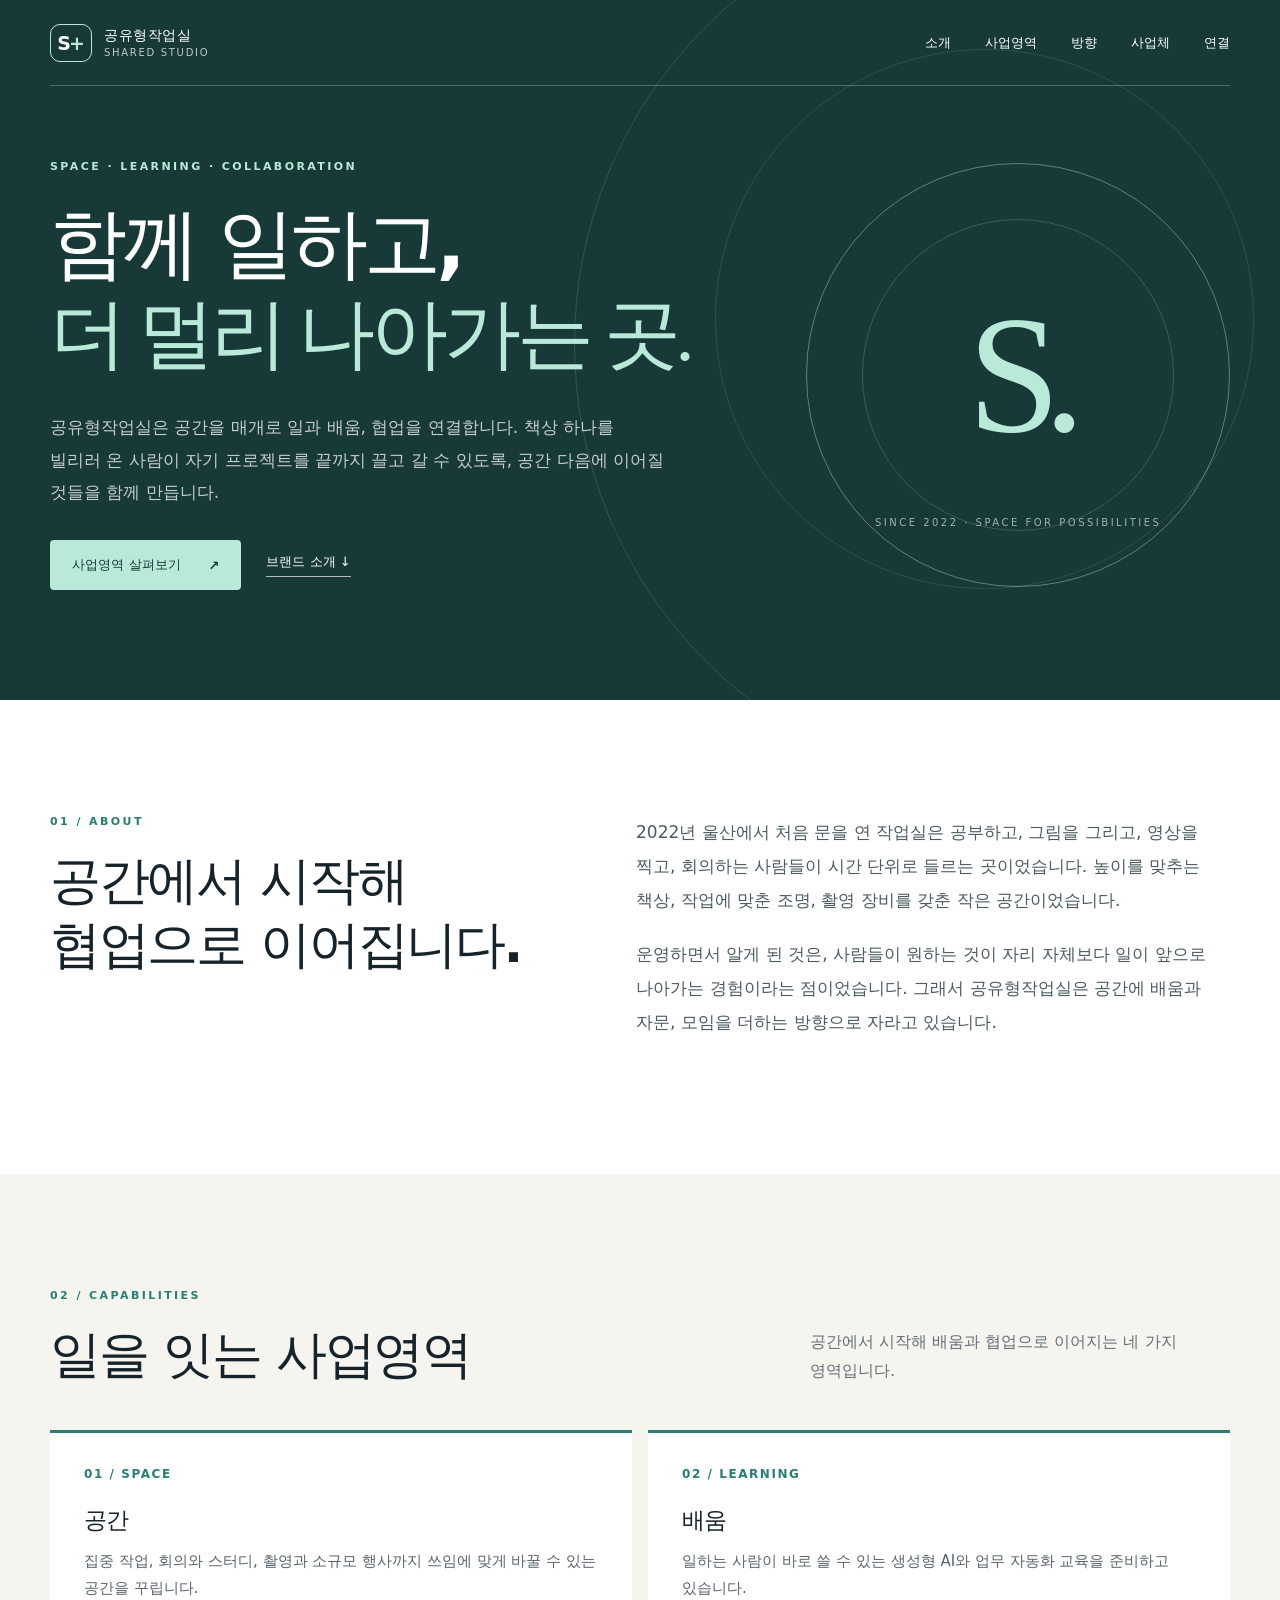
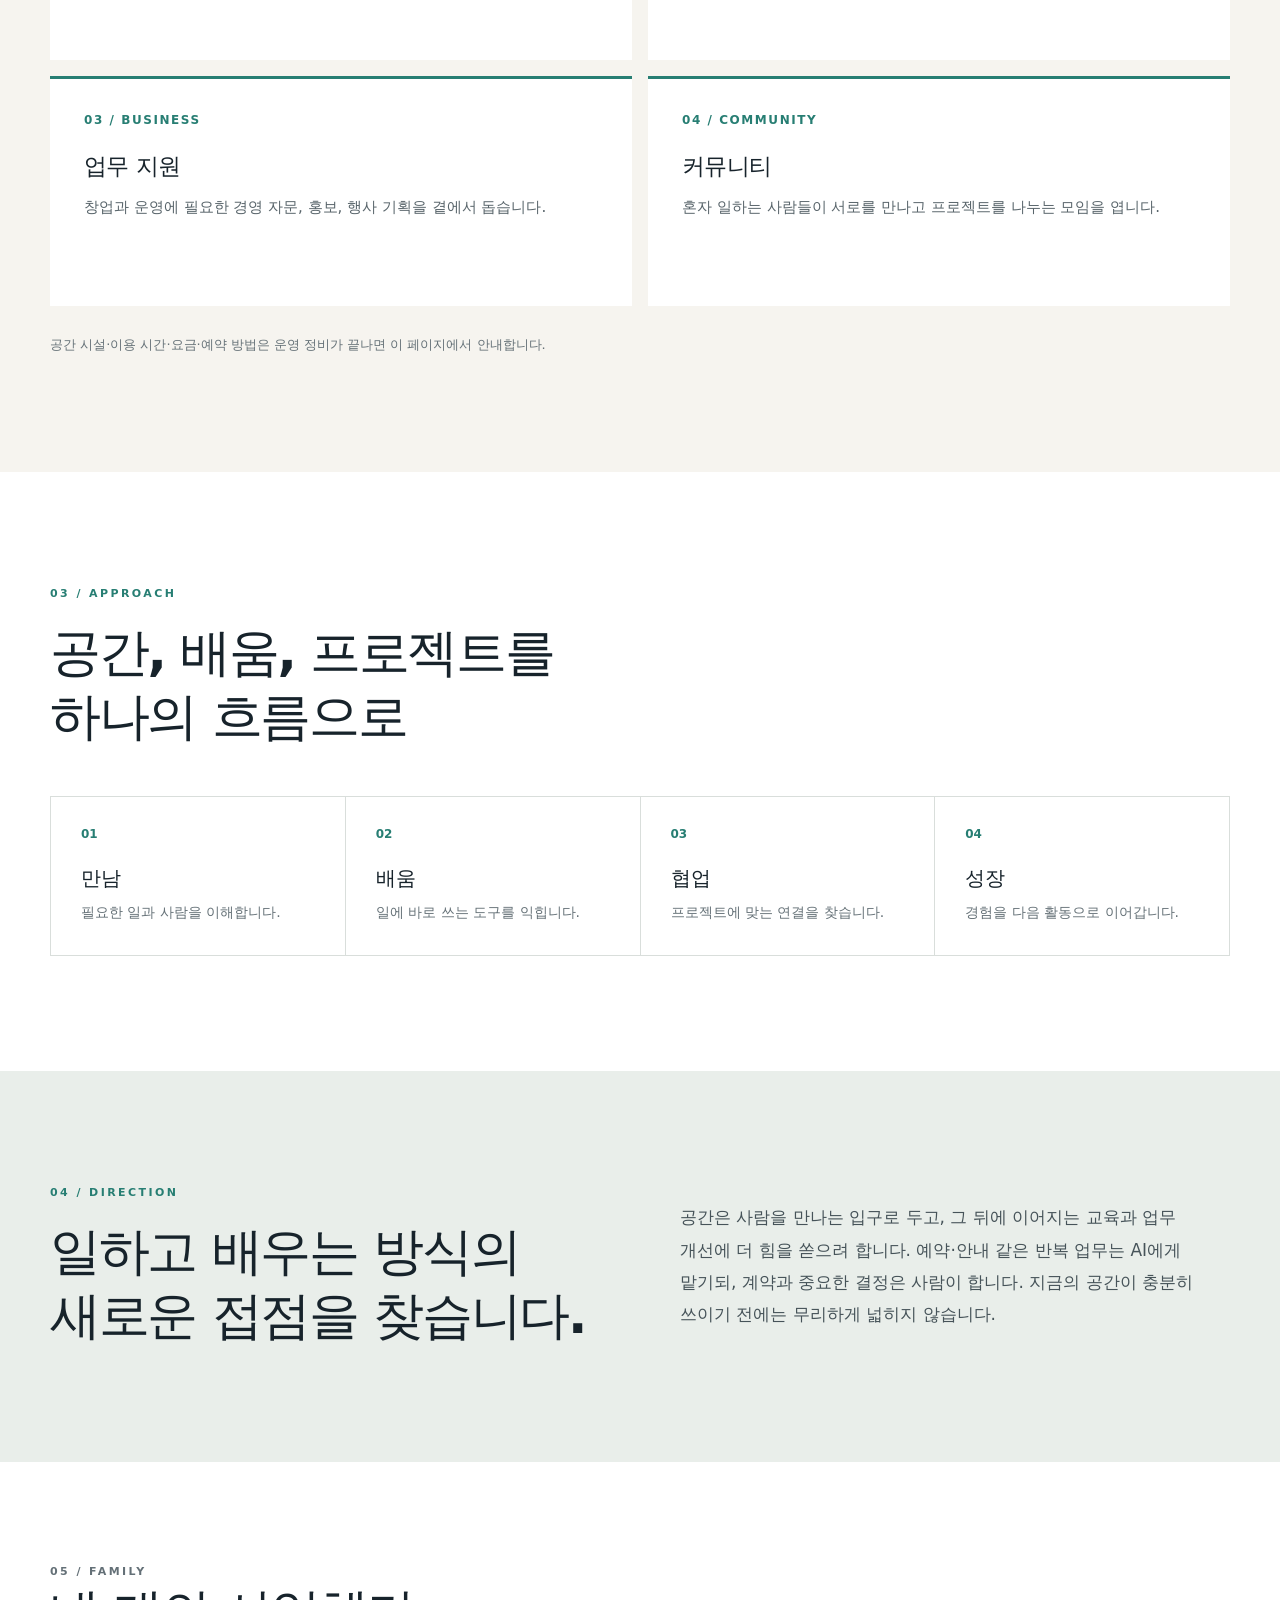
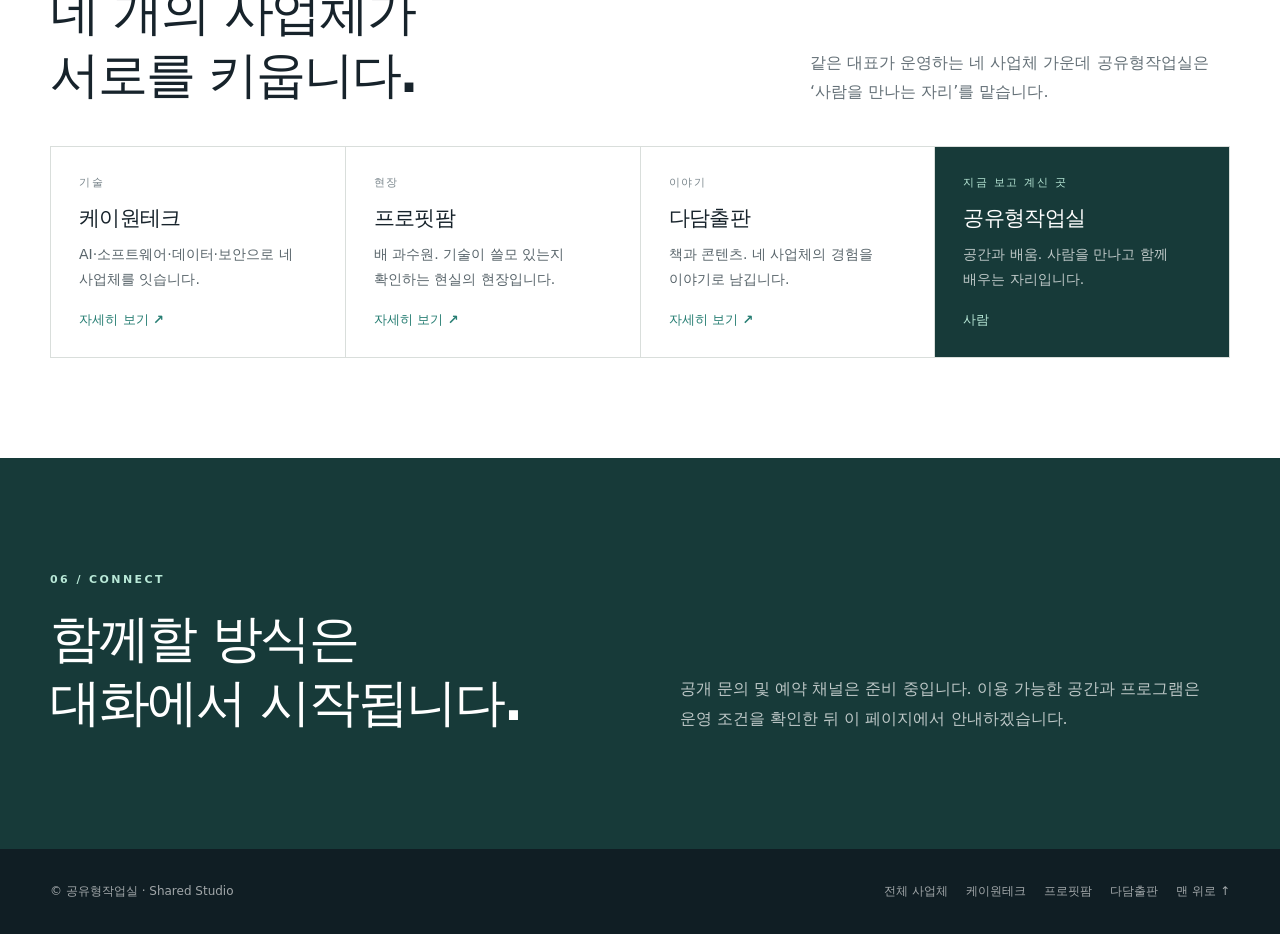
<file: shared-studio/index.html>
<!doctype html>
<html lang="ko">
<head>
  <meta charset="utf-8"><meta name="viewport" content="width=device-width,initial-scale=1">
  <meta name="theme-color" content="#173a39"><meta name="description" content="공유형작업실은 울산의 작업 공간에서 출발해 공간·배움·협업을 하나의 경험으로 잇는 브랜드입니다.">
  <meta property="og:type" content="website"><meta property="og:title" content="공유형작업실 | Shared Studio"><meta property="og:description" content="공간을 빌려주는 곳에서, 일이 자라는 곳으로.">
  <title>공유형작업실 | Shared Studio</title><link rel="icon" href="/assets/favicon-studio.svg" type="image/svg+xml"><link rel="stylesheet" href="/assets/brands.css"><link rel="stylesheet" href="/assets/sections.css"><script src="/assets/brands.js" defer></script>
</head>
<body class="studio">
  <a class="skip" href="#main">본문으로 바로가기</a>
  <header class="site-header"><div class="shell nav-wrap"><a class="brand" href="#top" aria-label="공유형작업실 처음으로"><span class="brand-symbol" aria-hidden="true">S<span>+</span></span><span>공유형작업실<small>SHARED STUDIO</small></span></a><button class="menu-toggle" type="button" aria-controls="nav" aria-expanded="false" aria-label="메뉴 열기"><span></span><span></span><span></span></button><nav class="nav" id="nav" aria-label="주 메뉴"><a href="#about">소개</a><a href="#work">사업영역</a><a href="#direction">방향</a><a href="#family">사업체</a><a href="#contact">연결</a></nav></div></header>
  <main id="main">
    <section class="hero" id="top"><div class="shell hero-inner"><div><p class="eyebrow">SPACE · LEARNING · COLLABORATION</p><h1>함께 일하고,<br><em>더 멀리 나아가는 곳.</em></h1><p class="hero-lead">공유형작업실은 공간을 매개로 일과 배움, 협업을 연결합니다. 책상 하나를 빌리러 온 사람이 자기 프로젝트를 끝까지 끌고 갈 수 있도록, 공간 다음에 이어질 것들을 함께 만듭니다.</p><div class="hero-actions"><a class="button" href="#work">사업영역 살펴보기 <span aria-hidden="true">↗</span></a><a class="quiet-link" href="#about">브랜드 소개 ↓</a></div></div><div class="hero-art" aria-hidden="true"><strong>S.</strong><span>SINCE 2022 · SPACE FOR POSSIBILITIES</span></div></div></section>
    <section class="section about" id="about"><div class="shell about-layout"><div><p class="section-label">01 / ABOUT</p><h2>공간에서 시작해<br>협업으로 이어집니다.</h2></div><div class="about-copy"><p>2022년 울산에서 처음 문을 연 작업실은 공부하고, 그림을 그리고, 영상을 찍고, 회의하는 사람들이 시간 단위로 들르는 곳이었습니다. 높이를 맞추는 책상, 작업에 맞춘 조명, 촬영 장비를 갖춘 작은 공간이었습니다.</p><p>운영하면서 알게 된 것은, 사람들이 원하는 것이 자리 자체보다 <strong>일이 앞으로 나아가는 경험</strong>이라는 점이었습니다. 그래서 공유형작업실은 공간에 배움과 자문, 모임을 더하는 방향으로 자라고 있습니다.</p></div></div></section>
    <section class="section capabilities" id="work"><div class="shell"><div class="section-head"><div><p class="section-label">02 / CAPABILITIES</p><h2>일을 잇는 사업영역</h2></div><p>공간에서 시작해 배움과 협업으로 이어지는 네 가지 영역입니다.</p></div><div class="card-grid"><article class="card"><span>01 / SPACE</span><h3>공간</h3><p>집중 작업, 회의와 스터디, 촬영과 소규모 행사까지 쓰임에 맞게 바꿀 수 있는 공간을 꾸립니다.</p></article><article class="card"><span>02 / LEARNING</span><h3>배움</h3><p>일하는 사람이 바로 쓸 수 있는 생성형 AI와 업무 자동화 교육을 준비하고 있습니다.</p></article><article class="card"><span>03 / BUSINESS</span><h3>업무 지원</h3><p>창업과 운영에 필요한 경영 자문, 홍보, 행사 기획을 곁에서 돕습니다.</p></article><article class="card"><span>04 / COMMUNITY</span><h3>커뮤니티</h3><p>혼자 일하는 사람들이 서로를 만나고 프로젝트를 나누는 모임을 엽니다.</p></article></div><p class="note">공간 시설·이용 시간·요금·예약 방법은 운영 정비가 끝나면 이 페이지에서 안내합니다.</p></div></section>
    <section class="section process"><div class="shell"><p class="section-label">03 / APPROACH</p><h2>공간, 배움, 프로젝트를<br>하나의 흐름으로</h2><div class="process-grid"><div><b>01</b><strong>만남</strong><p>필요한 일과 사람을 이해합니다.</p></div><div><b>02</b><strong>배움</strong><p>일에 바로 쓰는 도구를 익힙니다.</p></div><div><b>03</b><strong>협업</strong><p>프로젝트에 맞는 연결을 찾습니다.</p></div><div><b>04</b><strong>성장</strong><p>경험을 다음 활동으로 이어갑니다.</p></div></div></div></section>
    <section class="section future" id="direction"><div class="shell future-layout"><div><p class="section-label">04 / DIRECTION</p><h2>일하고 배우는 방식의<br>새로운 접점을 찾습니다.</h2></div><p>공간은 사람을 만나는 입구로 두고, 그 뒤에 이어지는 교육과 업무 개선에 더 힘을 쏟으려 합니다. 예약·안내 같은 반복 업무는 AI에게 맡기되, 계약과 중요한 결정은 사람이 합니다. 지금의 공간이 충분히 쓰이기 전에는 무리하게 넓히지 않습니다.</p></div></section>
    <section class="family" id="family"><div class="shell"><div class="family-head"><div><p class="family-label">05 / FAMILY</p><h2>네 개의 사업체가<br>서로를 키웁니다.</h2></div><p>같은 대표가 운영하는 네 사업체 가운데 공유형작업실은 ‘사람을 만나는 자리’를 맡습니다.</p></div><div class="family-grid"><a class="family-card" href="/k-won-technologies/"><small>기술</small><strong>케이원테크</strong><span>AI·소프트웨어·데이터·보안으로 네 사업체를 잇습니다.</span><em>자세히 보기 ↗</em></a><a class="family-card" href="/pro-fit-farm/"><small>현장</small><strong>프로핏팜</strong><span>배 과수원. 기술이 쓸모 있는지 확인하는 현실의 현장입니다.</span><em>자세히 보기 ↗</em></a><a class="family-card" href="/dadam-publishing/"><small>이야기</small><strong>다담출판</strong><span>책과 콘텐츠. 네 사업체의 경험을 이야기로 남깁니다.</span><em>자세히 보기 ↗</em></a><div class="family-card here"><small>지금 보고 계신 곳</small><strong>공유형작업실</strong><span>공간과 배움. 사람을 만나고 함께 배우는 자리입니다.</span><em>사람</em></div></div></div></section>
    <section class="section contact" id="contact"><div class="shell contact-layout"><div><p class="section-label">06 / CONNECT</p><h2>함께할 방식은<br>대화에서 시작됩니다.</h2></div><p>공개 문의 및 예약 채널은 준비 중입니다. 이용 가능한 공간과 프로그램은 운영 조건을 확인한 뒤 이 페이지에서 안내하겠습니다.</p></div></section>
  </main>
  <footer class="site-footer"><div class="shell footer-layout"><span>© 공유형작업실 · Shared Studio</span><nav class="footer-links" aria-label="사업체 페이지"><a href="/">전체 사업체</a><a href="/k-won-technologies/">케이원테크</a><a href="/pro-fit-farm/">프로핏팜</a><a href="/dadam-publishing/">다담출판</a><a href="#top">맨 위로 ↑</a></nav></div></footer>
</body></html>
</file>
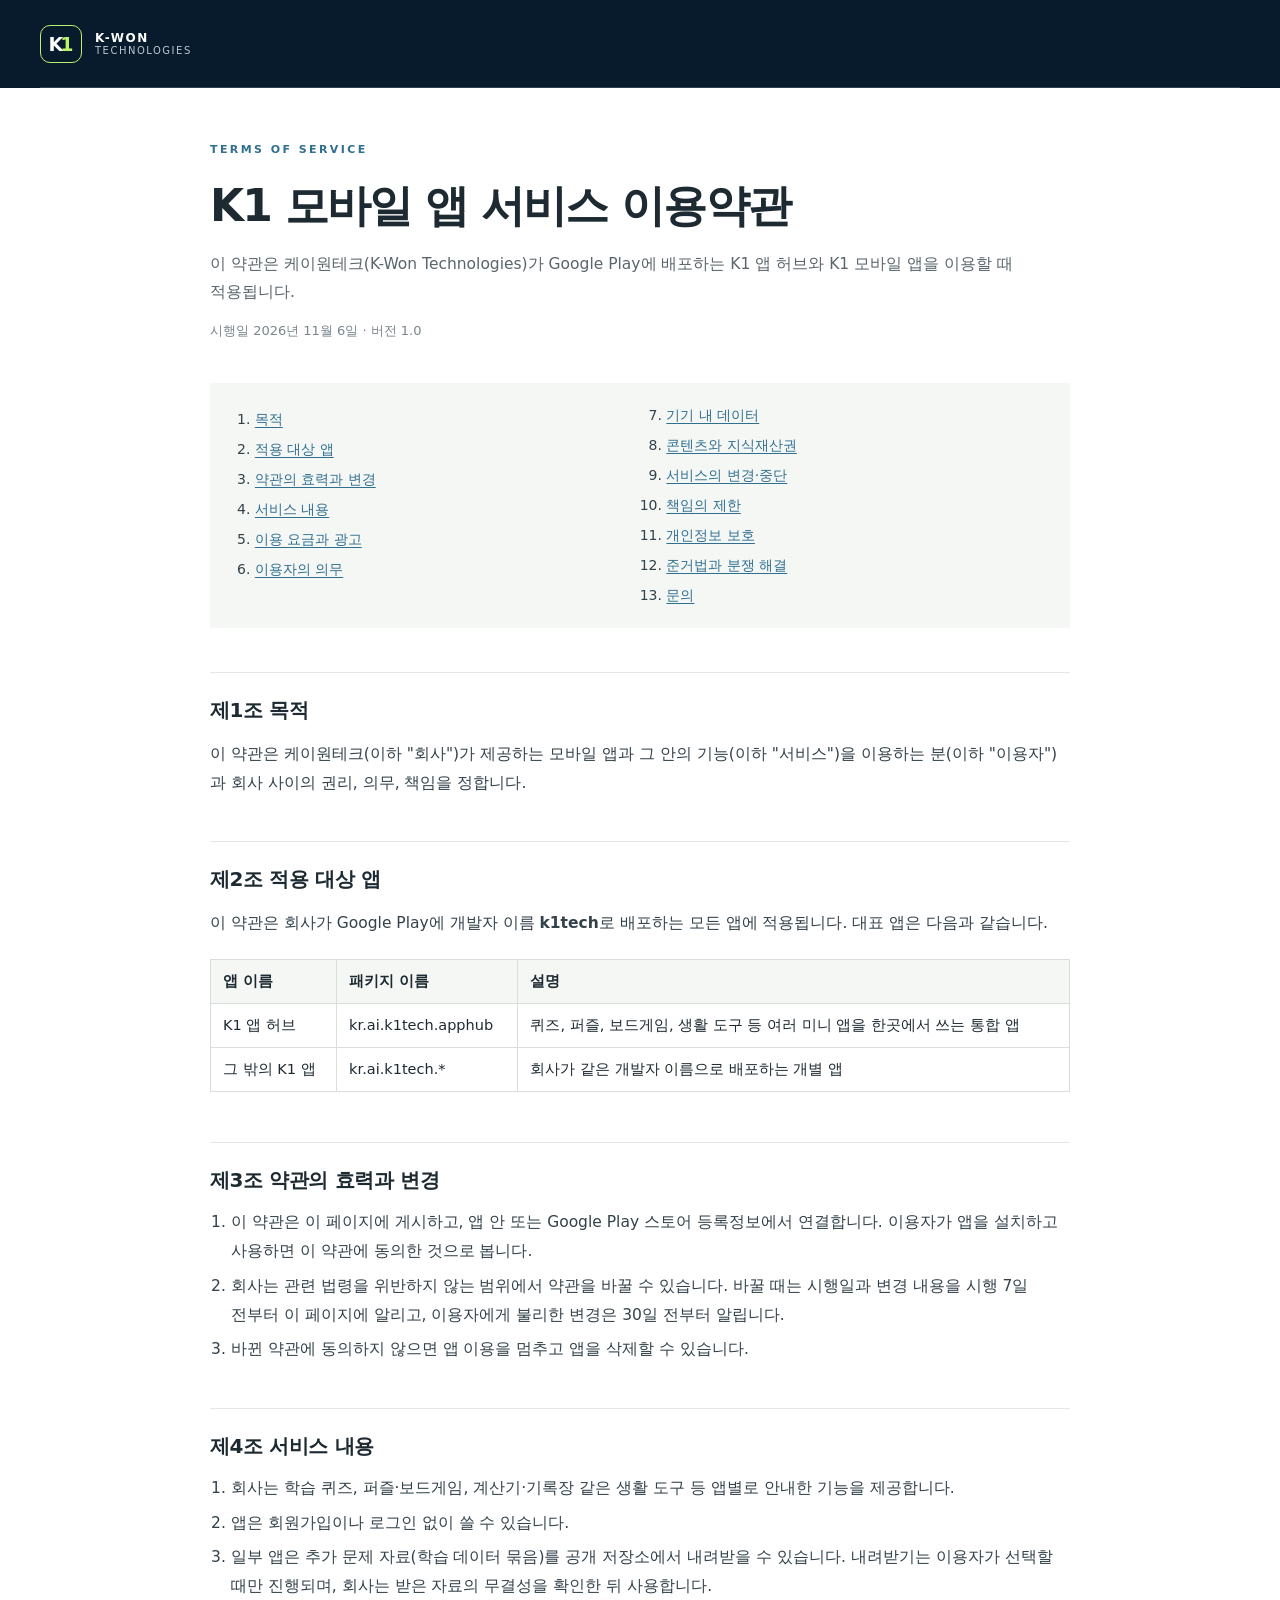
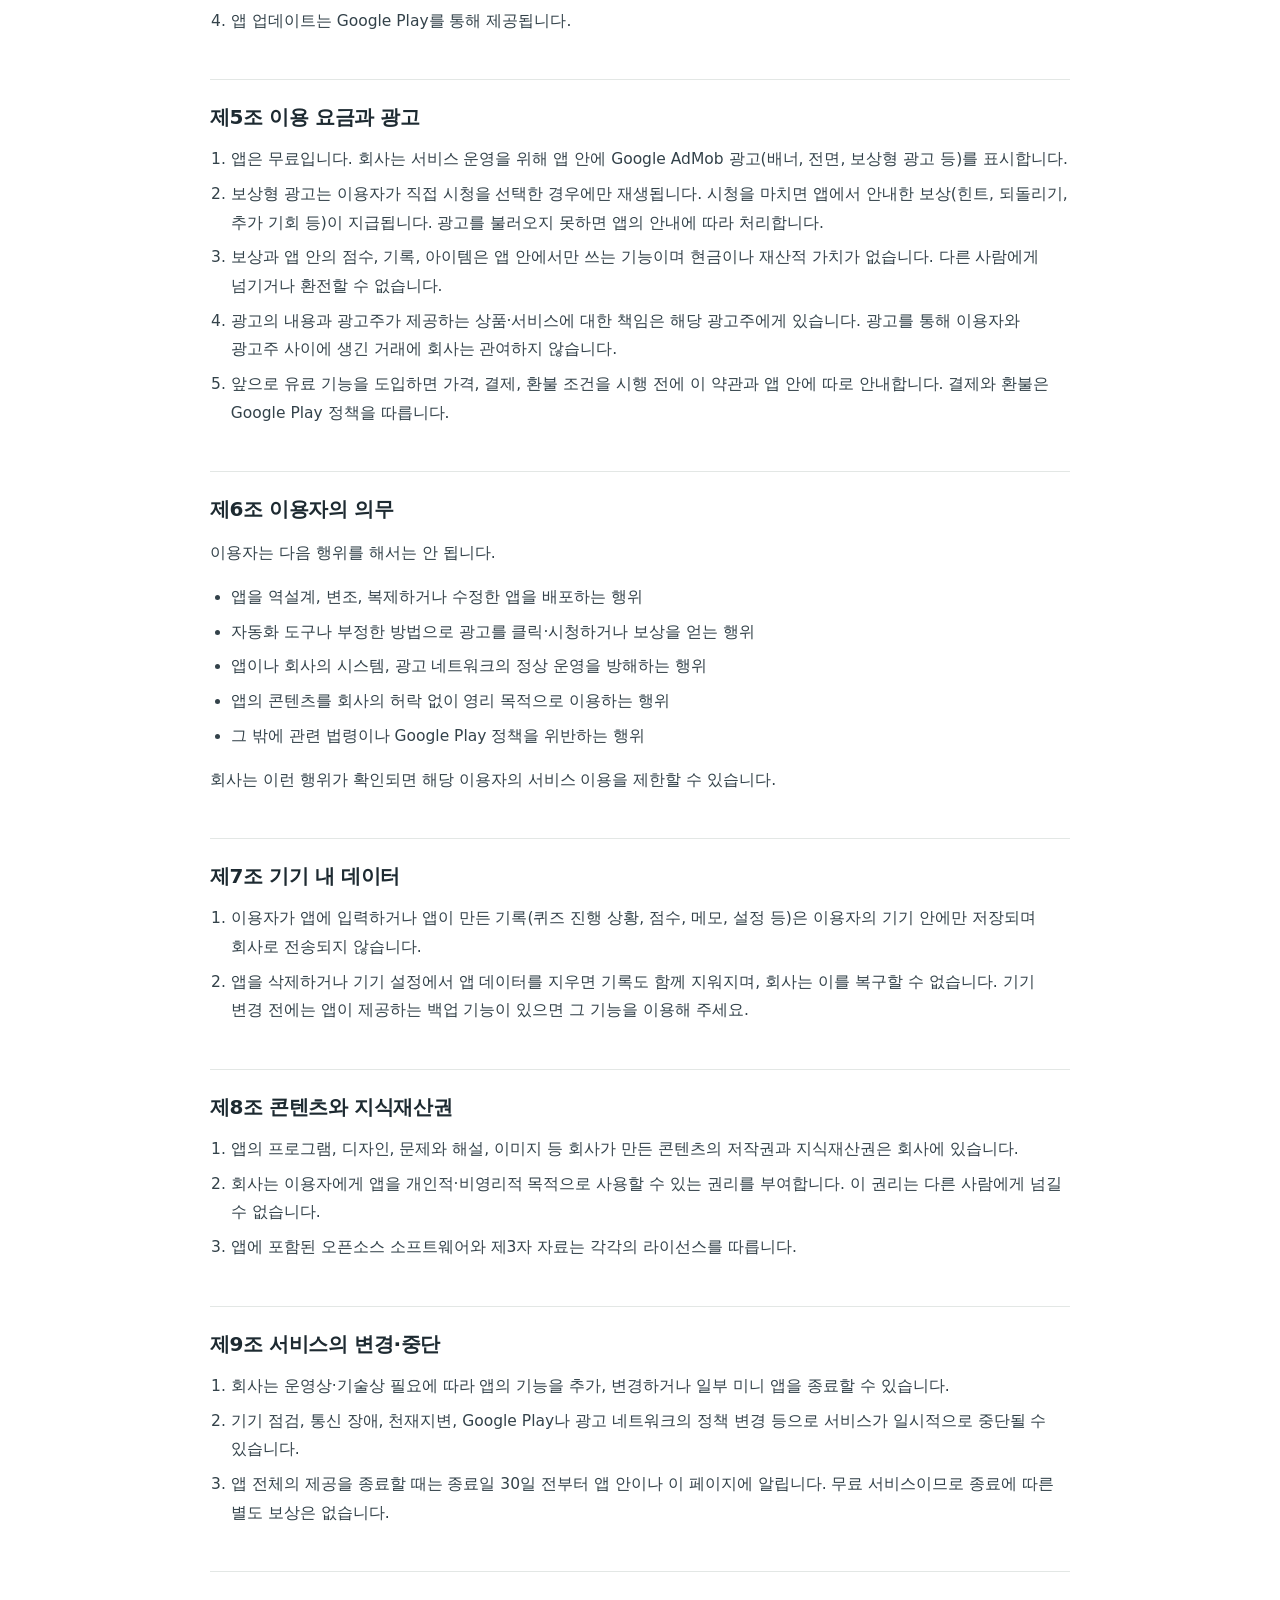
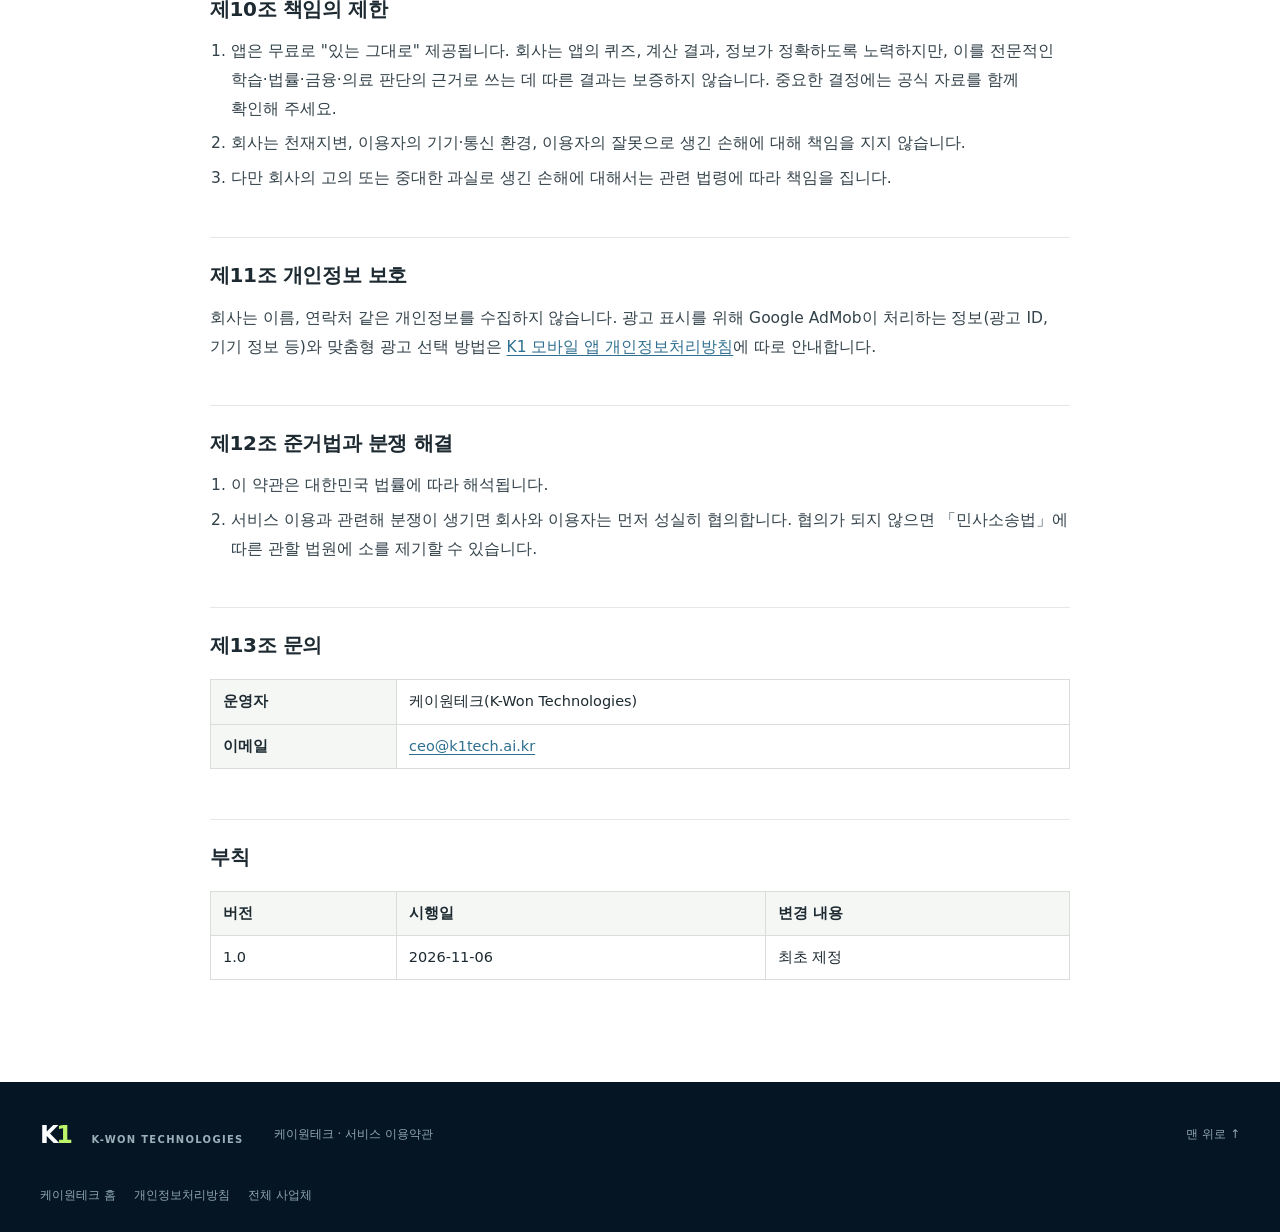
<file: k-won-technologies/terms/index.html>
<!doctype html>
<html lang="ko">
  <head>
    <meta charset="utf-8" />
    <meta name="viewport" content="width=device-width, initial-scale=1" />
    <meta name="theme-color" content="#081b2d" />
    <meta name="description" content="케이원테크가 Google Play에 배포하는 K1 앱 허브와 K1 모바일 앱의 서비스 이용약관입니다." />
    <title>서비스 이용약관 | 케이원테크 K-Won Technologies</title>
    <link rel="canonical" href="https://oberstmarkts.github.io/k-won-technologies/terms/" />
    <link rel="icon" href="/assets/favicon.svg" type="image/svg+xml" />
    <link rel="stylesheet" href="/assets/styles.css?v=3" />
    <style>
      .site-header{background:#081b2d}
      .terms{background:#fff;padding:140px 0 96px;color:#1d2a31}
      .terms .shell{max-width:860px}
      .terms .kicker{font-size:11px;letter-spacing:.22em;font-weight:800;text-transform:uppercase;color:#2f6f8f;margin:0 0 18px}
      .terms h1{font-size:clamp(30px,4vw,44px);letter-spacing:-.04em;line-height:1.25;margin:0 0 18px}
      .terms .lead{color:#59656b;line-height:1.8;margin:0 0 12px}
      .terms .meta{font-size:13px;color:#7a868c;margin:0 0 40px}
      .terms h2{font-size:20px;letter-spacing:-.02em;margin:44px 0 14px;padding-top:24px;border-top:1px solid #e3e7e5}
      .terms p,.terms li{line-height:1.85;color:#33424a;font-size:15.5px}
      .terms ol,.terms ul{padding-left:1.3em;margin:0}
      .terms li{margin:6px 0}
      .terms a{color:#2f6f8f;text-decoration:underline;text-underline-offset:3px;overflow-wrap:anywhere}
      .terms .table-wrap{overflow-x:auto}
      .terms table{border-collapse:collapse;width:100%;font-size:14.5px;margin:6px 0}
      .terms th,.terms td{border:1px solid #d9dedb;padding:10px 12px;text-align:left;vertical-align:top;line-height:1.6}
      .terms th{background:#f5f7f5;font-weight:700}
      .terms .toc{background:#f5f7f5;padding:20px 24px;margin:0 0 8px}
      .terms .toc ol{columns:2;column-gap:32px}
      .terms .toc li{margin:4px 0;font-size:14px}
      @media(max-width:620px){.terms{padding:110px 0 72px}.terms .toc ol{columns:1}}
    </style>
  </head>
  <body class="k1">
    <a class="skip-link" href="#main">본문으로 바로가기</a>
    <header class="site-header" id="top">
      <div class="shell nav-wrap">
        <a class="brand" href="/k-won-technologies/" aria-label="케이원테크 처음으로">
          <span class="brand-mark" aria-hidden="true">K<span>1</span></span>
          <span class="brand-name">K-WON <strong>TECHNOLOGIES</strong></span>
        </a>
      </div>
    </header>

    <main id="main" class="terms">
      <div class="shell">
        <p class="kicker">TERMS OF SERVICE</p>
        <h1>K1 모바일 앱 서비스 이용약관</h1>
        <p class="lead">이 약관은 케이원테크(K-Won Technologies)가 Google Play에 배포하는 K1 앱 허브와 K1 모바일 앱을 이용할 때 적용됩니다.</p>
        <p class="meta">시행일 2026년 11월 6일 · 버전 1.0</p>

        <nav class="toc" aria-label="목차">
          <ol>
            <li><a href="#a1">목적</a></li>
            <li><a href="#a2">적용 대상 앱</a></li>
            <li><a href="#a3">약관의 효력과 변경</a></li>
            <li><a href="#a4">서비스 내용</a></li>
            <li><a href="#a5">이용 요금과 광고</a></li>
            <li><a href="#a6">이용자의 의무</a></li>
            <li><a href="#a7">기기 내 데이터</a></li>
            <li><a href="#a8">콘텐츠와 지식재산권</a></li>
            <li><a href="#a9">서비스의 변경·중단</a></li>
            <li><a href="#a10">책임의 제한</a></li>
            <li><a href="#a11">개인정보 보호</a></li>
            <li><a href="#a12">준거법과 분쟁 해결</a></li>
            <li><a href="#a13">문의</a></li>
          </ol>
        </nav>

        <h2 id="a1">제1조 목적</h2>
        <p>이 약관은 케이원테크(이하 "회사")가 제공하는 모바일 앱과 그 안의 기능(이하 "서비스")을 이용하는 분(이하 "이용자")과 회사 사이의 권리, 의무, 책임을 정합니다.</p>

        <h2 id="a2">제2조 적용 대상 앱</h2>
        <p>이 약관은 회사가 Google Play에 개발자 이름 <strong>k1tech</strong>로 배포하는 모든 앱에 적용됩니다. 대표 앱은 다음과 같습니다.</p>
        <div class="table-wrap">
          <table>
            <thead><tr><th>앱 이름</th><th>패키지 이름</th><th>설명</th></tr></thead>
            <tbody>
              <tr><td>K1 앱 허브</td><td>kr.ai.k1tech.apphub</td><td>퀴즈, 퍼즐, 보드게임, 생활 도구 등 여러 미니 앱을 한곳에서 쓰는 통합 앱</td></tr>
              <tr><td>그 밖의 K1 앱</td><td>kr.ai.k1tech.*</td><td>회사가 같은 개발자 이름으로 배포하는 개별 앱</td></tr>
            </tbody>
          </table>
        </div>

        <h2 id="a3">제3조 약관의 효력과 변경</h2>
        <ol>
          <li>이 약관은 이 페이지에 게시하고, 앱 안 또는 Google Play 스토어 등록정보에서 연결합니다. 이용자가 앱을 설치하고 사용하면 이 약관에 동의한 것으로 봅니다.</li>
          <li>회사는 관련 법령을 위반하지 않는 범위에서 약관을 바꿀 수 있습니다. 바꿀 때는 시행일과 변경 내용을 시행 7일 전부터 이 페이지에 알리고, 이용자에게 불리한 변경은 30일 전부터 알립니다.</li>
          <li>바뀐 약관에 동의하지 않으면 앱 이용을 멈추고 앱을 삭제할 수 있습니다.</li>
        </ol>

        <h2 id="a4">제4조 서비스 내용</h2>
        <ol>
          <li>회사는 학습 퀴즈, 퍼즐·보드게임, 계산기·기록장 같은 생활 도구 등 앱별로 안내한 기능을 제공합니다.</li>
          <li>앱은 회원가입이나 로그인 없이 쓸 수 있습니다.</li>
          <li>일부 앱은 추가 문제 자료(학습 데이터 묶음)를 공개 저장소에서 내려받을 수 있습니다. 내려받기는 이용자가 선택할 때만 진행되며, 회사는 받은 자료의 무결성을 확인한 뒤 사용합니다.</li>
          <li>앱 업데이트는 Google Play를 통해 제공됩니다.</li>
        </ol>

        <h2 id="a5">제5조 이용 요금과 광고</h2>
        <ol>
          <li>앱은 무료입니다. 회사는 서비스 운영을 위해 앱 안에 Google AdMob 광고(배너, 전면, 보상형 광고 등)를 표시합니다.</li>
          <li>보상형 광고는 이용자가 직접 시청을 선택한 경우에만 재생됩니다. 시청을 마치면 앱에서 안내한 보상(힌트, 되돌리기, 추가 기회 등)이 지급됩니다. 광고를 불러오지 못하면 앱의 안내에 따라 처리합니다.</li>
          <li>보상과 앱 안의 점수, 기록, 아이템은 앱 안에서만 쓰는 기능이며 현금이나 재산적 가치가 없습니다. 다른 사람에게 넘기거나 환전할 수 없습니다.</li>
          <li>광고의 내용과 광고주가 제공하는 상품·서비스에 대한 책임은 해당 광고주에게 있습니다. 광고를 통해 이용자와 광고주 사이에 생긴 거래에 회사는 관여하지 않습니다.</li>
          <li>앞으로 유료 기능을 도입하면 가격, 결제, 환불 조건을 시행 전에 이 약관과 앱 안에 따로 안내합니다. 결제와 환불은 Google Play 정책을 따릅니다.</li>
        </ol>

        <h2 id="a6">제6조 이용자의 의무</h2>
        <p>이용자는 다음 행위를 해서는 안 됩니다.</p>
        <ul>
          <li>앱을 역설계, 변조, 복제하거나 수정한 앱을 배포하는 행위</li>
          <li>자동화 도구나 부정한 방법으로 광고를 클릭·시청하거나 보상을 얻는 행위</li>
          <li>앱이나 회사의 시스템, 광고 네트워크의 정상 운영을 방해하는 행위</li>
          <li>앱의 콘텐츠를 회사의 허락 없이 영리 목적으로 이용하는 행위</li>
          <li>그 밖에 관련 법령이나 Google Play 정책을 위반하는 행위</li>
        </ul>
        <p>회사는 이런 행위가 확인되면 해당 이용자의 서비스 이용을 제한할 수 있습니다.</p>

        <h2 id="a7">제7조 기기 내 데이터</h2>
        <ol>
          <li>이용자가 앱에 입력하거나 앱이 만든 기록(퀴즈 진행 상황, 점수, 메모, 설정 등)은 이용자의 기기 안에만 저장되며 회사로 전송되지 않습니다.</li>
          <li>앱을 삭제하거나 기기 설정에서 앱 데이터를 지우면 기록도 함께 지워지며, 회사는 이를 복구할 수 없습니다. 기기 변경 전에는 앱이 제공하는 백업 기능이 있으면 그 기능을 이용해 주세요.</li>
        </ol>

        <h2 id="a8">제8조 콘텐츠와 지식재산권</h2>
        <ol>
          <li>앱의 프로그램, 디자인, 문제와 해설, 이미지 등 회사가 만든 콘텐츠의 저작권과 지식재산권은 회사에 있습니다.</li>
          <li>회사는 이용자에게 앱을 개인적·비영리적 목적으로 사용할 수 있는 권리를 부여합니다. 이 권리는 다른 사람에게 넘길 수 없습니다.</li>
          <li>앱에 포함된 오픈소스 소프트웨어와 제3자 자료는 각각의 라이선스를 따릅니다.</li>
        </ol>

        <h2 id="a9">제9조 서비스의 변경·중단</h2>
        <ol>
          <li>회사는 운영상·기술상 필요에 따라 앱의 기능을 추가, 변경하거나 일부 미니 앱을 종료할 수 있습니다.</li>
          <li>기기 점검, 통신 장애, 천재지변, Google Play나 광고 네트워크의 정책 변경 등으로 서비스가 일시적으로 중단될 수 있습니다.</li>
          <li>앱 전체의 제공을 종료할 때는 종료일 30일 전부터 앱 안이나 이 페이지에 알립니다. 무료 서비스이므로 종료에 따른 별도 보상은 없습니다.</li>
        </ol>

        <h2 id="a10">제10조 책임의 제한</h2>
        <ol>
          <li>앱은 무료로 "있는 그대로" 제공됩니다. 회사는 앱의 퀴즈, 계산 결과, 정보가 정확하도록 노력하지만, 이를 전문적인 학습·법률·금융·의료 판단의 근거로 쓰는 데 따른 결과는 보증하지 않습니다. 중요한 결정에는 공식 자료를 함께 확인해 주세요.</li>
          <li>회사는 천재지변, 이용자의 기기·통신 환경, 이용자의 잘못으로 생긴 손해에 대해 책임을 지지 않습니다.</li>
          <li>다만 회사의 고의 또는 중대한 과실로 생긴 손해에 대해서는 관련 법령에 따라 책임을 집니다.</li>
        </ol>

        <h2 id="a11">제11조 개인정보 보호</h2>
        <p>회사는 이름, 연락처 같은 개인정보를 수집하지 않습니다. 광고 표시를 위해 Google AdMob이 처리하는 정보(광고 ID, 기기 정보 등)와 맞춤형 광고 선택 방법은 <a href="https://k1tech-ai-kr.github.io/apps/privacy/" target="_blank" rel="noopener noreferrer">K1 모바일 앱 개인정보처리방침</a>에 따로 안내합니다.</p>

        <h2 id="a12">제12조 준거법과 분쟁 해결</h2>
        <ol>
          <li>이 약관은 대한민국 법률에 따라 해석됩니다.</li>
          <li>서비스 이용과 관련해 분쟁이 생기면 회사와 이용자는 먼저 성실히 협의합니다. 협의가 되지 않으면 「민사소송법」에 따른 관할 법원에 소를 제기할 수 있습니다.</li>
        </ol>

        <h2 id="a13">제13조 문의</h2>
        <div class="table-wrap">
          <table>
            <tbody>
              <tr><th>운영자</th><td>케이원테크(K-Won Technologies)</td></tr>
              <tr><th>이메일</th><td><a href="mailto:ceo@k1tech.ai.kr">ceo@k1tech.ai.kr</a></td></tr>
            </tbody>
          </table>
        </div>

        <h2>부칙</h2>
        <div class="table-wrap">
          <table>
            <thead><tr><th>버전</th><th>시행일</th><th>변경 내용</th></tr></thead>
            <tbody><tr><td>1.0</td><td>2026-11-06</td><td>최초 제정</td></tr></tbody>
          </table>
        </div>
      </div>
    </main>

    <footer class="site-footer"><div class="shell footer-layout"><div class="footer-brand">K<span>1</span> <small>K-WON TECHNOLOGIES</small></div><p>케이원테크 · 서비스 이용약관</p><a href="#top">맨 위로 ↑</a></div><nav class="shell" aria-label="관련 페이지" style="display:flex;flex-wrap:wrap;gap:18px;padding:0 0 28px;font-size:12px"><a href="/k-won-technologies/">케이원테크 홈</a><a href="https://k1tech-ai-kr.github.io/apps/privacy/">개인정보처리방침</a><a href="/">전체 사업체</a></nav></footer>
  </body>
</html>
</file>
<file: assets/brands.css>
:root{font-family:"Pretendard","Noto Sans KR","Apple SD Gothic Neo",system-ui,sans-serif;color:#17232b;background:#f6f4ef;font-synthesis:none}*{box-sizing:border-box}html{scroll-behavior:smooth}body{margin:0;word-break:keep-all}a{color:inherit;text-decoration:none}button{font:inherit}.shell{width:min(1180px,calc(100% - 48px));margin:auto}.skip{position:absolute;left:12px;top:-60px;background:#fff;padding:10px;z-index:99}.skip:focus{top:12px}.site-header{position:absolute;z-index:10;inset:0 0 auto;color:#fff}.nav-wrap{height:86px;border-bottom:1px solid #ffffff40;display:flex;align-items:center;justify-content:space-between}.brand{display:flex;align-items:center;gap:12px;font-size:14px;font-weight:800;letter-spacing:.04em}.brand-symbol{width:40px;height:40px;border:1px solid currentColor;border-radius:50%;display:grid;place-items:center;font-family:Georgia,serif;font-size:20px}.brand small{display:block;font-size:10px;font-weight:500;letter-spacing:.17em;opacity:.72;margin-top:2px}.nav{display:flex;gap:34px;align-items:center;font-size:13px}.nav a{transition:opacity .2s}.nav a:hover{opacity:.64}.menu-toggle{display:none;border:1px solid #ffffff77;background:transparent;color:inherit;border-radius:50%;width:42px;height:42px;cursor:pointer}.menu-toggle span{display:block;width:18px;height:1px;margin:5px auto;background:currentColor}.hero{background:var(--dark);color:#fff;min-height:700px;position:relative;overflow:hidden}.hero:after{content:"";position:absolute;right:-15%;top:-15%;width:70vw;height:70vw;max-width:920px;max-height:920px;border:1px solid #ffffff20;border-radius:50%;pointer-events:none}.hero:before{content:"";position:absolute;right:2%;top:7%;width:42vw;height:42vw;max-width:570px;max-height:570px;border:1px solid #ffffff1a;border-radius:50%;pointer-events:none}.hero-inner{position:relative;z-index:1;min-height:700px;display:grid;grid-template-columns:1.25fr .75fr;gap:50px;align-items:center;padding:135px 0 85px}.eyebrow,.section-label{font-size:11px;letter-spacing:.22em;font-weight:800;text-transform:uppercase}.eyebrow{color:var(--accent);margin:0 0 26px}.hero h1{font-size:clamp(46px,6vw,84px);line-height:1.17;letter-spacing:-.055em;margin:0;max-width:860px}.hero h1 em{font-family:Georgia,serif;font-weight:400;font-style:italic;color:var(--accent)}.hero-lead{font-size:17px;line-height:1.9;max-width:620px;color:#ffffffbf;margin:32px 0}.hero-actions{display:flex;gap:25px;align-items:center;flex-wrap:wrap}.button{display:inline-flex;align-items:center;justify-content:center;gap:28px;padding:16px 22px;background:var(--accent);color:var(--dark);font-size:13px;font-weight:800;border-radius:4px}.button:hover{filter:brightness(.94)}.quiet-link{font-size:13px;border-bottom:1px solid #ffffffaa;padding-bottom:5px}.hero-art{aspect-ratio:1;max-width:440px;width:100%;border:1px solid #ffffff55;border-radius:50%;display:grid;place-items:center;position:relative;margin:auto}.hero-art:before{content:"";position:absolute;inset:13%;border:1px solid #ffffff28;border-radius:50%}.hero-art strong{font-family:Georgia,serif;font-size:clamp(78px,13vw,170px);font-weight:400;line-height:1;color:var(--accent);letter-spacing:-.1em}.hero-art span{position:absolute;bottom:13%;font-size:10px;letter-spacing:.25em;color:#ffffff99}.section{padding:115px 0}.section-label{color:var(--tone);margin:0 0 20px}.section h2{font-size:clamp(34px,4vw,54px);line-height:1.25;letter-spacing:-.045em;margin:0}.section-lead{font-size:18px;line-height:1.9;color:#47545b;max-width:760px}.about{background:#fff}.about-layout{display:grid;grid-template-columns:.9fr 1.1fr;gap:100px}.about-copy p{font-size:17px;line-height:2;color:#4c5b60;margin:0 0 20px}.capabilities{background:#f6f4ef}.section-head{display:flex;align-items:end;justify-content:space-between;gap:40px;margin-bottom:44px}.section-head>p{max-width:420px;line-height:1.8;color:#647077;margin:0}.card-grid{display:grid;grid-template-columns:repeat(2,1fr);gap:16px}.card{background:#fff;padding:34px;min-height:230px;border-top:3px solid var(--tone);display:flex;flex-direction:column}.card span{color:var(--tone);font-size:12px;letter-spacing:.13em;font-weight:800}.card h3{font-size:23px;letter-spacing:-.03em;margin:24px 0 12px}.card p{font-size:15px;line-height:1.8;color:#59656b;margin:0}.note{font-size:13px;line-height:1.75;color:#667278;margin:28px 0 0}.process{background:#fff}.process-grid{display:grid;grid-template-columns:repeat(4,1fr);gap:1px;background:#d9dedb;border:1px solid #d9dedb;margin-top:48px}.process-grid div{background:#fff;padding:30px;min-height:155px}.process-grid b{display:block;color:var(--tone);font-size:12px;margin-bottom:24px}.process-grid strong{font-size:20px}.process-grid p{color:#667278;font-size:14px;line-height:1.7;margin:9px 0 0}.future{background:#e9eeea}.future-layout{display:grid;grid-template-columns:1fr 1fr;gap:80px;align-items:center}.future p:last-child{font-size:17px;line-height:1.9;color:#465359;margin:0}.contact{background:var(--dark);color:#fff}.contact .section-label{color:var(--accent)}.contact-layout{display:grid;grid-template-columns:1fr 1fr;gap:80px;align-items:end}.contact p:last-child{font-size:16px;line-height:1.9;color:#ffffffb8;margin:0}.site-footer{background:#101e24;color:#ffffff9b;padding:34px 0;font-size:12px}.footer-layout{display:flex;justify-content:space-between;align-items:center;gap:25px}.footer-links{display:flex;gap:18px;flex-wrap:wrap}.footer-links a:hover{text-decoration:underline}.dadam{--dark:#172536;--accent:#f1cf9a;--tone:#a96d44}.studio{--dark:#173a39;--accent:#b9e9d8;--tone:#277e73}.farm{--dark:#253a25;--accent:#d8ef98;--tone:#60813b}@media(max-width:780px){.shell{width:min(100% - 36px,1180px)}.nav-wrap{height:72px}.menu-toggle{display:block}.nav{display:none;position:absolute;top:72px;left:0;right:0;background:var(--dark);padding:20px 18px 28px;flex-direction:column;align-items:stretch;gap:0;border-top:1px solid #ffffff40}.nav.open{display:flex}.nav a{padding:13px}.hero,.hero-inner{min-height:auto}.hero-inner{display:flex;flex-direction:column;align-items:stretch;gap:50px;padding:145px 0 80px}.hero-art{max-width:280px;margin:0 auto}.hero-art strong{font-size:110px}.section{padding:78px 0}.about-layout,.future-layout,.contact-layout{grid-template-columns:1fr;gap:32px}.section-head{display:block}.section-head>p{margin-top:18px}.process-grid{grid-template-columns:repeat(2,1fr)}.footer-layout{align-items:flex-start;flex-direction:column}}@media(max-width:520px){.hero h1{font-size:42px}.hero-lead{font-size:15px}.hero-art{max-width:210px}.hero-art strong{font-size:82px}.card-grid,.process-grid{grid-template-columns:1fr}.card{min-height:auto}.section h2{font-size:34px}.footer-links{gap:12px}}
.brand-symbol{width:42px;height:38px;border:1.5px solid var(--accent);border-radius:10px;font-family:inherit;font-size:19px;font-weight:900;letter-spacing:-2px;padding-right:2px;display:flex;align-items:center;justify-content:center;flex:none;white-space:nowrap}
.brand-symbol span{color:var(--accent)}
</file>
<file: assets/sections.css>
/* 네 사업체 페이지 공통: '함께하는 사업체' 섹션 */
.family{background:#fff;padding:100px 0}
.family-head{display:flex;align-items:end;justify-content:space-between;gap:40px;margin-bottom:40px}
.family-head h2{font-size:clamp(32px,4vw,50px);line-height:1.25;letter-spacing:-.045em;margin:0}
.family-head p{max-width:420px;line-height:1.8;color:#647077;margin:0}
.family-label{font-size:11px;letter-spacing:.22em;font-weight:800;text-transform:uppercase;color:var(--tone);margin:0 0 20px}
.family-grid{display:grid;grid-template-columns:repeat(4,1fr);gap:1px;background:#d9dedb;border:1px solid #d9dedb}
.family-card{background:#fff;padding:28px;min-height:210px;display:flex;flex-direction:column;transition:background .2s}
a.family-card:hover{background:#f6f8f7}
.family-card small{font-size:11px;font-weight:800;letter-spacing:.14em;color:#7a868c}
.family-card strong{font-size:21px;letter-spacing:-.03em;margin:14px 0 10px}
.family-card span{font-size:14px;line-height:1.75;color:#59656b}
.family-card em{margin-top:auto;padding-top:18px;font-style:normal;font-size:13px;font-weight:700;color:var(--tone)}
.family-card.here{background:var(--dark);color:#fff}
.family-card.here span{color:#ffffffb8}
.family-card.here small,.family-card.here em{color:var(--accent)}
.k1{--dark:#081b2d;--accent:#bdf36b;--tone:#2f6f8f}
.k1 .family{background:#f5f7f5}
@media(max-width:980px){.family-grid{grid-template-columns:1fr 1fr}}
@media(max-width:780px){.family{padding:78px 0}.family-head{display:block}.family-head p{margin-top:18px}}
@media(max-width:520px){.family-grid{grid-template-columns:1fr}.family-card{min-height:auto}.family-head h2{font-size:32px}}
.hub{--dark:#101e24;--accent:#e9dcc0;--tone:#3e6470}
.hub .hero,.hub .hero-inner{min-height:620px}
.hub .family{padding-top:90px}
.hero-art span{max-width:72%;text-align:center;line-height:1.7}
@media(max-width:520px){.hero-art span{font-size:9px;letter-spacing:.18em}}
</file>
<file: assets/styles.css>
:root{--navy:#081b2d;--navy-2:#102b42;--ink:#102233;--muted:#607181;--line:#dce4e9;--accent:#bdf36b;--paper:#f5f7f5;--white:#fff;--shell:1200px}*{box-sizing:border-box}html{scroll-behavior:smooth}body{margin:0;font-family:Pretendard,"Noto Sans KR","Apple SD Gothic Neo",system-ui,sans-serif;color:var(--ink);background:var(--white);word-break:keep-all}a{color:inherit;text-decoration:none}button{font:inherit}.shell{width:min(calc(100% - 48px),var(--shell));margin:auto}.skip-link{position:absolute;z-index:100;left:16px;top:-80px;padding:12px;background:var(--accent);color:var(--navy)}.skip-link:focus{top:12px}.site-header{position:absolute;inset:0 0 auto;z-index:20;color:white}.nav-wrap{display:flex;align-items:center;justify-content:space-between;height:88px;border-bottom:1px solid #ffffff2c}.brand{display:flex;align-items:center;gap:13px}.brand-mark{display:flex;align-items:center;justify-content:center;flex:none;width:42px;height:38px;border:1.5px solid var(--accent);border-radius:10px;font-size:19px;font-weight:900;letter-spacing:-3px;padding-right:3px;white-space:nowrap}.brand-mark span,.footer-brand>span{color:var(--accent)}.brand-name{font-size:12px;letter-spacing:.13em;font-weight:600}.brand-name strong{display:block;font-size:10px;letter-spacing:.15em;font-weight:500;color:#b8c9d3}.site-nav{display:flex;align-items:center;gap:38px;font-size:13px;color:#dce5ea}.site-nav a:hover,.text-link:hover{color:var(--accent)}.site-nav .nav-contact{border:1px solid #ffffff65;border-radius:100px;padding:10px 18px;color:white}.site-nav .nav-contact span{margin-left:10px;color:var(--accent)}.menu-toggle{display:none}.hero{position:relative;overflow:hidden;min-height:760px;background:radial-gradient(circle at 78% 48%,#1b4052 0%,#102b42 29%,var(--navy) 70%);color:white}.hero-grid{position:absolute;inset:0;opacity:.14;background-image:linear-gradient(#b6d6de33 1px,transparent 1px),linear-gradient(90deg,#b6d6de33 1px,transparent 1px);background-size:70px 70px;mask-image:linear-gradient(90deg,transparent 12%,black 100%)}.hero-layout{position:relative;display:grid;grid-template-columns:1.1fr .9fr;align-items:center;min-height:700px;padding-top:88px}.hero-copy{padding:50px 0 45px}.eyebrow,.section-kicker{margin:0 0 32px;font-size:12px;font-weight:800;letter-spacing:.18em}.eyebrow{display:flex;align-items:center;gap:12px;color:var(--accent)}.eyebrow-line{display:inline-block;width:28px;height:1px;background:var(--accent)}.hero h1{font-size:clamp(47px,5.5vw,80px);letter-spacing:-.065em;line-height:1.17;margin:0;font-weight:750}.hero h1 em{font-style:normal;color:var(--accent)}.hero-lead{max-width:510px;margin:30px 0 34px;color:#bacbd5;font-size:17px;line-height:1.85}.hero-actions{display:flex;align-items:center;gap:34px}.button{display:inline-flex;align-items:center;justify-content:space-between;min-width:213px;gap:30px;padding:16px 20px;border-radius:4px;font-size:14px;font-weight:800}.button-primary{background:var(--accent);color:var(--navy)}.button-primary:hover{background:#d4ff91}.button span{font-size:18px}.text-link{font-size:13px;color:#d7e3e8}.text-link span{margin-left:10px}.hero-visual{height:520px;position:relative;display:grid;place-items:center}.visual-orbit{position:absolute;border:1px solid #c8e7e454;border-radius:50%;aspect-ratio:1}.orbit-one{width:330px}.orbit-two{width:475px;border-style:dashed;opacity:.55}.visual-orbit:before,.visual-orbit:after{content:"";position:absolute;width:9px;height:9px;border-radius:50%;background:var(--accent)}.orbit-one:before{top:17%;left:14%}.orbit-one:after{bottom:13%;right:17%}.orbit-two:before{top:21%;right:15%}.orbit-two:after{bottom:15%;left:18%}.visual-core{position:relative;display:flex;align-items:center;justify-content:center;flex-direction:column;width:224px;height:224px;border:1px solid #c2e4db8c;border-radius:50%;background:radial-gradient(circle at 35% 35%,#2a5b63,#0b2b3b 66%);box-shadow:0 0 0 16px #ffffff08,0 0 85px #92dcbe27}.visual-core>span{font-size:77px;font-weight:900;letter-spacing:-.12em;margin-right:14px}.visual-core .accent{color:var(--accent)}.visual-core small{text-align:center;line-height:1.5;font-size:9px;letter-spacing:.26em;color:#c2d4d7}.visual-tag{position:absolute;padding:11px 15px;background:#113b4b;border:1px solid #53737a;color:#e5f4ed;letter-spacing:.14em;font-size:10px;font-weight:800;box-shadow:0 14px 35px #0003}.tag-dot{display:inline-block;width:6px;height:6px;margin-right:10px;background:var(--accent);border-radius:50%}.tag-a{top:91px;left:4%}.tag-b{right:0;top:220px}.tag-c{left:13%;bottom:84px}.visual-coordinate{position:absolute;right:0;bottom:15px;font-size:10px;line-height:1.9;text-align:right;letter-spacing:.14em;color:#82a7b2}.hero-bottom{position:relative;display:flex;justify-content:space-between;border-top:1px solid #ffffff2c;padding:20px 0 25px;color:#8da8b4;font-size:10px;letter-spacing:.12em}.hero-bottom span span{font-size:18px;margin-left:10px;color:var(--accent)}.section-pad{padding:120px 0}.section-kicker{color:#558152;margin-bottom:24px}.intro-layout{display:grid;grid-template-columns:1fr 1fr;gap:90px}.intro h2,.section-heading h2,.approach h2,.direction h2,.contact h2{font-size:clamp(35px,4.1vw,56px);letter-spacing:-.06em;line-height:1.28;margin:0;font-weight:750}.intro h2 span{color:#668475}.intro-body{padding-top:46px}.intro-body p{font-size:15px;color:var(--muted);line-height:1.95;margin:0 0 18px}.intro-body .intro-large{font-size:23px;color:var(--ink);line-height:1.5;font-weight:650;margin-bottom:24px}.capabilities{background:var(--paper)}.section-heading{display:flex;justify-content:space-between;align-items:end;gap:40px;margin-bottom:50px}.section-heading>p{margin:0 0 5px;color:var(--muted);line-height:1.8;font-size:14px}.capability-grid{display:grid;grid-template-columns:repeat(4,1fr);gap:14px}.capability-card{display:flex;flex-direction:column;min-height:350px;background:white;padding:28px 24px;border:1px solid #e6ece8;transition:transform .2s,box-shadow .2s}.capability-card:hover{transform:translateY(-4px);box-shadow:0 18px 40px #0a29271a}.card-number{font-size:11px;color:#879a8e;font-weight:800;letter-spacing:.1em}.card-icon{display:grid;place-items:center;width:58px;height:58px;margin:26px 0 31px;background:#eaf3e8;color:#36684b;border-radius:17px;font-size:28px}.capability-card h3{font-size:21px;letter-spacing:-.04em;margin:0 0 13px}.capability-card p{color:var(--muted);font-size:14px;line-height:1.75;margin:0}.card-meta{margin-top:auto;padding-top:28px;color:#78a16b;font-weight:800;font-size:10px;letter-spacing:.1em}.capability-note{margin:26px 0 0;color:#788783;font-size:12px;line-height:1.7}.approach-layout{display:grid;grid-template-columns:1fr 1fr;gap:100px}.approach-title>p:last-child{max-width:380px;color:var(--muted);font-size:15px;line-height:1.85;margin-top:24px}.steps{list-style:none;padding:0;margin:0}.steps li{display:flex;gap:28px;border-bottom:1px solid var(--line);padding:23px 0}.steps li:first-child{border-top:1px solid var(--line)}.steps li>span{width:45px;flex:none;font-size:13px;color:#5e9368;font-weight:800;padding-top:4px}.steps h3{margin:0 0 7px;font-size:20px}.steps p{margin:0;color:var(--muted);font-size:14px}.direction{background:#e8f1e9}.direction-layout{display:grid;grid-template-columns:1.15fr .85fr;gap:90px;align-items:end}.direction-layout>div:last-child>p{font-size:16px;line-height:1.9;color:#4b6659;margin:0 0 32px}.direction-tags{display:flex;flex-wrap:wrap;gap:9px}.direction-tags span{border:1px solid #a8bfae;border-radius:100px;padding:9px 13px;color:#376144;font-size:10px;letter-spacing:.08em;font-weight:800}.contact{background:var(--navy);color:white}.contact-layout{display:flex;align-items:end;justify-content:space-between;gap:40px}.contact .section-kicker{color:var(--accent)}.contact h2{font-size:clamp(36px,4.8vw,64px)}.contact p:last-child{color:#abc1c8;line-height:1.8;margin:24px 0 0}.contact-link{width:260px;display:flex;justify-content:space-between;align-items:center;padding:18px 0;border-bottom:1px solid var(--accent);font-size:12px;letter-spacing:.13em;white-space:nowrap}.contact-link span:last-child{font-size:22px;color:var(--accent)}.contact-link:hover{color:var(--accent)}.site-footer{background:#061523;color:#8da6b2}.footer-layout{display:flex;align-items:center;gap:30px;min-height:105px}.footer-brand{font-size:24px;font-weight:900;letter-spacing:-.1em;color:white}.footer-brand small{display:inline-block;margin-left:15px;font-size:10px;letter-spacing:.13em;color:#9ab0b9}.footer-layout p{margin:0 auto 0 0;font-size:12px}.footer-layout>a{font-size:12px}.footer-layout>a:hover{color:var(--accent)}:focus-visible{outline:3px solid var(--accent);outline-offset:4px}@media(max-width:980px){.hero-layout{grid-template-columns:1fr .75fr}.hero-visual{transform:scale(.8);transform-origin:center}.capability-grid{grid-template-columns:repeat(2,1fr)}.capability-card{min-height:300px}.intro-layout,.approach-layout,.direction-layout{gap:50px}}@media(max-width:700px){.shell{width:min(calc(100% - 36px),var(--shell))}.nav-wrap{height:72px}.menu-toggle{display:flex;flex-direction:column;justify-content:center;gap:5px;width:40px;height:40px;background:none;border:0;cursor:pointer}.menu-toggle span{display:block;height:2px;width:23px;background:white}.site-nav{display:none;position:absolute;top:72px;left:0;right:0;background:#0b2639;padding:18px;flex-direction:column;align-items:stretch;gap:0;box-shadow:0 20px 30px #0004}.site-nav.is-open{display:flex}.site-nav a{padding:15px 10px;border-bottom:1px solid #ffffff1d}.site-nav .nav-contact{margin-top:10px;text-align:center}.hero{min-height:auto}.hero-layout{display:block;min-height:auto;padding:145px 0 40px}.hero-copy{padding:0}.hero h1{font-size:clamp(43px,10vw,62px)}.hero-lead{font-size:15px;margin:24px 0 28px}.hero-actions{gap:18px;flex-wrap:wrap}.hero-visual{height:300px;margin:30px auto 0;transform:scale(.6);width:100%;min-width:480px;left:50%;margin-left:-240px}.hero-bottom{font-size:9px}.section-pad{padding:78px 0}.intro-layout,.approach-layout,.direction-layout{grid-template-columns:1fr;gap:20px}.intro-body{padding-top:0}.section-heading{display:block;margin-bottom:30px}.section-heading>p{margin-top:18px}.capability-grid{gap:10px}.capability-card{padding:22px 17px;min-height:290px}.card-icon{margin:18px 0 22px}.capability-card h3{font-size:18px}.capability-card p{font-size:13px}.approach-title>p:last-child{margin-bottom:25px}.direction-layout{gap:25px}.contact-layout{display:block}.contact-link{margin-top:32px;width:100%}.footer-layout{flex-wrap:wrap;gap:12px;padding:30px 0}.footer-layout p{flex-basis:100%;order:3}.footer-layout>a{margin-left:auto}}@media(max-width:440px){.capability-grid{grid-template-columns:1fr}.capability-card{min-height:230px}.card-icon{margin:14px 0}.hero-actions{display:block}.text-link{display:block;margin-top:22px}.hero-bottom span:last-child{display:none}}@media(prefers-reduced-motion:reduce){html{scroll-behavior:auto}.capability-card{transition:none}}
</file>
